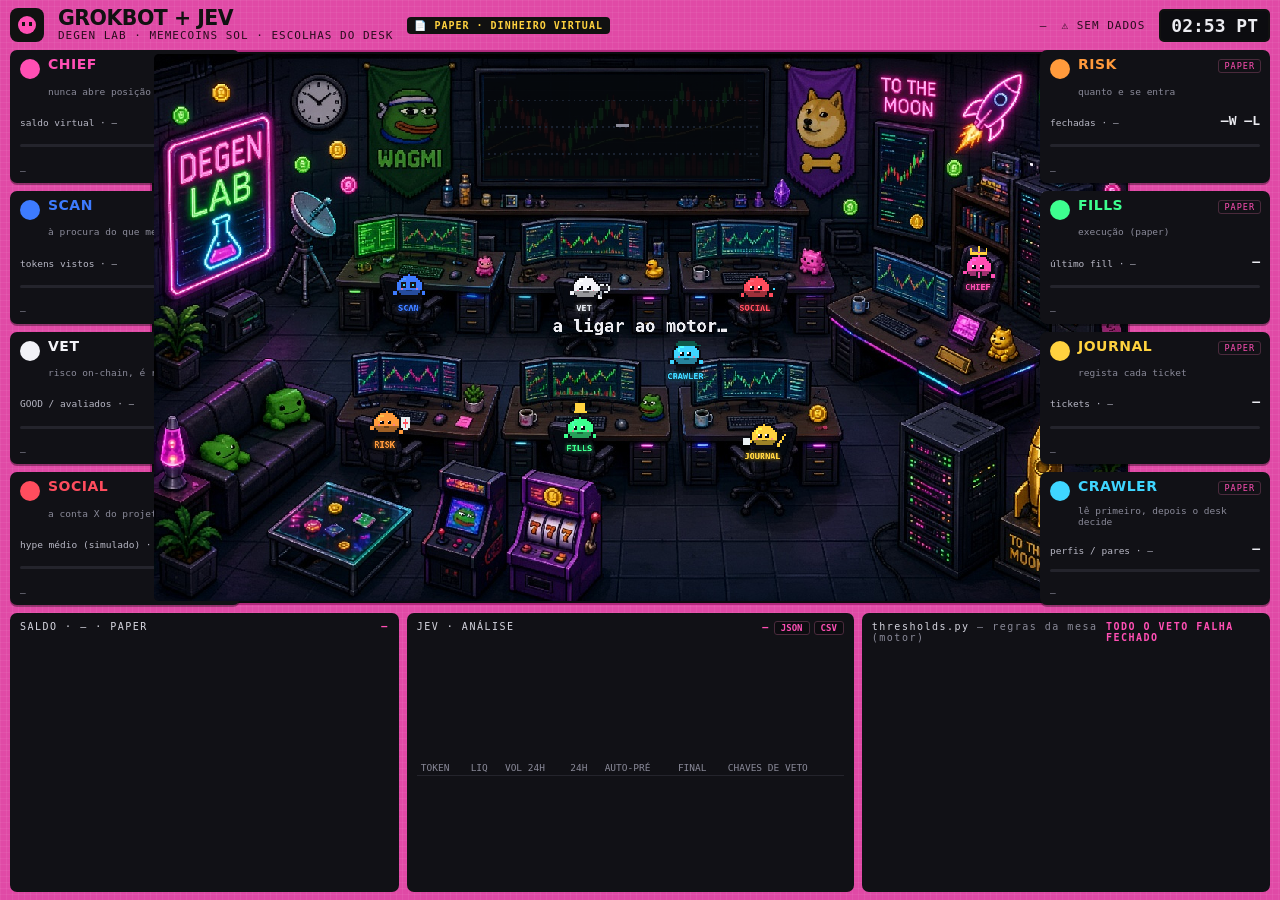
<file: modules/degen/index.html>
<!DOCTYPE html><html lang="pt-PT"><head><meta charset="utf-8"><meta name="viewport" content="width=device-width,initial-scale=1"><title>GROKBOT + JEV — Degen Lab (PAPER)</title>
<style>
:root{--pk:#ff4fb4;--pk2:#e0359a;--bg:#0c0c10;--card:#111116;--ln:#24242c;--txt:#ececf1;--mut:#8a8a99;--g:#3dff8f;--r:#ff4d5e;--y:#ffd23f;--c:#3fd5ff;--o:#ff9a3c}
*{box-sizing:border-box}html,body{margin:0;height:100%;overflow:hidden}
body{background:#e04aa6;background-image:linear-gradient(rgba(255,255,255,.05) 1px,transparent 1px),linear-gradient(90deg,rgba(255,255,255,.05) 1px,transparent 1px);background-size:6px 6px;color:var(--txt);font-family:ui-monospace,'JetBrains Mono',Menlo,Consolas,monospace}
#stage{position:absolute;left:0;top:0;width:1180px;transform-origin:0 0;padding:10px 12px}
.hd{display:flex;align-items:center;gap:14px;height:46px}
.hd .lg{width:34px;height:34px;border-radius:8px;background:#111;display:grid;place-items:center}
.hd h1{margin:0;font:900 30px/1 system-ui,Segoe UI,sans-serif;color:#111;letter-spacing:-.5px}.hd .sub{font-size:11px;color:#2a0b1e;letter-spacing:1px}
.hd .sp{flex:1}.hd .day{font-size:11px;color:#2a0b1e;letter-spacing:1px}.clk{background:#0c0c10;color:#ececf1;font:800 18px ui-monospace,monospace;padding:4px 10px;border-radius:5px;border:2px solid #111}
.paper{background:#111;color:var(--y);font-size:10px;font-weight:900;padding:3px 7px;border-radius:4px;letter-spacing:1px}
.cards{display:grid;grid-template-columns:repeat(4,1fr);gap:8px;margin:6px 0 8px}
.cd{background:var(--card);border-radius:7px;padding:8px 10px 7px;height:96px;position:relative;overflow:hidden;box-shadow:0 2px 0 rgba(0,0,0,.35)}
.cd .ic{position:absolute;left:10px;top:9px;width:20px;height:20px;border-radius:50%}
.cd .nm{margin-left:28px;font:900 17px/1 system-ui,sans-serif;letter-spacing:.5px}.cd .st{margin-left:28px;font-size:9.5px;color:var(--mut);margin-top:2px}
.cd .tg{position:absolute;right:9px;top:9px;font-size:8.5px;border:1px solid #4a2a3c;color:var(--pk);padding:1px 5px;border-radius:3px;letter-spacing:1px}
.cd .row{display:flex;justify-content:space-between;align-items:flex-end;margin-top:9px;gap:8px}.cd .tk{font-size:9.5px;color:#b7b7c4;white-space:nowrap;overflow:hidden;text-overflow:ellipsis}.cd .nv{font:800 14px ui-monospace,monospace;white-space:nowrap}
.cd .bar{height:3px;background:#24242c;border-radius:2px;margin-top:4px;overflow:hidden}.cd .bar i{display:block;height:100%}
.cd .q{font-size:9.5px;color:#d6d6e0;margin-top:5px;white-space:nowrap;overflow:hidden;text-overflow:ellipsis}.cd .q.m{color:var(--mut)}
#ofr{background:#0b0b0f;border-radius:8px;padding:5px;box-shadow:0 0 0 2px #b0287c inset}
#owrap{position:relative;width:1146px;aspect-ratio:16/9;border-radius:5px;overflow:hidden;background:#0b0b0f}#obg,#oc{position:absolute;inset:0;width:100%;height:100%;object-fit:contain;image-rendering:pixelated}
.pn{background:var(--card);border-radius:7px;padding:8px 10px;margin-top:8px;position:relative}
.ph{display:flex;justify-content:space-between;font-size:10.5px;letter-spacing:1.5px;color:#d6d6e0;margin-bottom:4px}.ph b{color:var(--pk);font-weight:700}
.pos{color:var(--g)}.neg{color:var(--r)}.mut{color:var(--mut)}
#bal{display:block;width:1132px;height:170px}
.duo{display:grid;grid-template-columns:1fr 1fr;gap:8px}.duo .pn{height:318px;overflow:hidden}
table{width:100%;border-collapse:collapse;font-size:10px}td,th{padding:2px 4px;text-align:left;white-space:nowrap;overflow:hidden;text-overflow:ellipsis}th{color:var(--mut);font-weight:500;border-bottom:1px solid var(--ln)}tr.sel td{background:#2a1022}
.pass{color:var(--g);font-weight:800}.fail{color:var(--r);font-weight:800}.pend{color:var(--y)}
.b{padding:0 4px;border-radius:3px;font-weight:900;font-size:9px}.GOOD,.ENTRY{background:var(--g);color:#000}.WARN,.PENDENTE{background:var(--y);color:#000}.RUG,.REJECT{background:var(--r);color:#fff}
.stats{display:grid;grid-template-columns:repeat(6,1fr);gap:4px;margin:4px 0}.stats div{background:#0c0c10;border-radius:4px;padding:3px 5px;font-size:9px;color:var(--mut)}.stats b{display:block;color:#ececf1;font-size:11px}
.btn{background:#0c0c10;color:var(--pk);border:1px solid #4a2a3c;border-radius:3px;font:700 9px ui-monospace,monospace;padding:1px 6px;cursor:pointer;margin-left:4px}
.code{font-size:10.5px;line-height:15.5px}.code .k{color:#ececf1}.code .v{color:var(--y)}.code .c{color:var(--mut)}.code .rw{display:grid;grid-template-columns:170px 70px 70px 14px}.code .rw.bad{background:#2a1022}
.pills{position:absolute;left:10px;bottom:8px;font-size:9px;display:flex;gap:4px;align-items:center}.pills span{border:1px dashed #44445a;padding:1px 5px;border-radius:3px;color:var(--mut)}.pills span.on{background:var(--pk);color:#000;border-color:var(--pk)}

/* ===== layout que enche a janela (sem escala uniforme) ===== */
#stage{position:fixed;inset:0;width:auto;transform:none!important;padding:8px 10px;display:grid;gap:8px;grid-template-columns:minmax(0,1fr) auto minmax(0,1fr);grid-template-rows:auto minmax(0,1fr) clamp(210px,31vh,420px);grid-template-areas:"hd hd hd" "cl of cr" "bt bt bt"}
.hd{grid-area:hd;height:auto}.hd h1{font-size:clamp(20px,1.6vw,32px)}
.cards{margin:0;display:flex;flex-direction:column;gap:8px;min-height:0;min-width:0}#cardsL{grid-area:cl}#cardsR{grid-area:cr}
.cd{height:auto;flex:1;min-height:0;display:flex;flex-direction:column;justify-content:space-between;padding:clamp(6px,.8vh,12px) 10px}
.cd .nm{font-size:clamp(14px,1.05vw,21px)}.cd .st,.cd .tk,.cd .q{font-size:clamp(9.5px,.62vw,12.5px)}.cd .nv{font-size:clamp(13px,.95vw,19px)}.cd .row{margin-top:4px}
#ofr{grid-area:of;height:100%;min-height:0;aspect-ratio:16/9;max-width:calc(100vw - 2*clamp(230px,17vw,420px) - 36px);justify-self:center;padding:4px}
#owrap{width:100%!important;height:100%}
#bot3{grid-area:bt;display:grid;grid-template-columns:1fr 1.15fr 1.05fr;gap:8px;min-height:0}
#bot3 .pn{margin:0;height:auto!important;min-height:0;display:flex;flex-direction:column;overflow:hidden}
#bal{width:100%!important;flex:1;min-height:0}
.an{flex:1;min-height:0;display:grid;grid-template-columns:1fr 1fr;grid-template-rows:auto minmax(0,1fr) minmax(0,1.1fr);gap:4px 8px}.an .stats{grid-column:1/3;margin:0}
#ach{width:100%!important;height:100%!important;min-height:0}.an .rt{min-height:0;overflow:hidden}
#atabw{grid-column:1/3;min-height:0;overflow:hidden}
.code{overflow:hidden}.th{flex:1;min-height:0;display:grid;grid-template-columns:minmax(0,1.25fr) minmax(0,1fr);gap:6px;padding-bottom:26px}#spd{width:100%!important;height:100%!important;min-height:0}
.code{font-size:clamp(9.5px,.6vw,12px);line-height:1.45}.code .rw{grid-template-columns:minmax(0,1.9fr) minmax(0,.8fr) minmax(0,.8fr) 14px}.code .rw span{white-space:nowrap;overflow:hidden;text-overflow:ellipsis}
table{font-size:clamp(9.5px,.58vw,12px)}.ph{font-size:clamp(10px,.62vw,12.5px)}
</style></head><body><div id="stage">
<div class="hd"><div class="lg"><svg width="22" height="22" viewBox="0 0 22 22"><circle cx="11" cy="11" r="9" fill="#ff4fb4"/><rect x="6" y="8" width="3" height="4" fill="#111"/><rect x="13" y="8" width="3" height="4" fill="#111"/></svg></div>
<div><h1>GROKBOT + JEV</h1><div class="sub">DEGEN LAB · MEMECOINS SOL · ESCOLHAS DO DESK</div></div><span class="paper">📄 PAPER · DINHEIRO VIRTUAL</span>
<div class="sp"></div><div class="day" id="day">—</div><div class="day" id="live">—</div><div class="clk" id="clk">--:-- PT</div></div>
<div class="cards" id="cardsL"></div>
<div id="ofr"><div id="owrap"><img id="obg" src="assets/office-bg.jpg" alt="Escritório DEGEN LAB"><canvas id="oc" width="2048" height="1152"></canvas></div></div>
<div class="cards" id="cardsR"></div>
<div id="bot3">
<div class="pn"><div class="ph"><span>SALDO · <span id="bday">—</span> · PAPER</span><b id="bstat">—</b></div><canvas id="bal" width="1000" height="300"></canvas></div>
<div class="pn"><div class="ph"><span>JEV · ANÁLISE <span class="mut" id="atok"></span></span><span><b id="nscan">—</b><button class="btn" id="expJ">JSON</button><button class="btn" id="expC">CSV</button></span></div>
 <div class="an"><div class="stats" id="astats"></div><canvas id="ach" width="620" height="230"></canvas><div class="rt"><table id="achk"></table></div>
 <div id="atabw"><table><thead><tr><th>TOKEN</th><th>LIQ</th><th>VOL 24H</th><th>24H</th><th>AUTO-PRÉ</th><th>FINAL</th><th>CHAVES DE VETO</th></tr></thead><tbody id="atab"></tbody></table></div></div></div>
<div class="pn"><div class="ph"><span>thresholds.py <span class="mut">— regras da mesa (motor)</span></span><b>TODO O VETO FALHA FECHADO</b></div>
 <div class="th"><div class="code" id="thr"></div><canvas id="spd" width="420" height="500"></canvas></div>
 <div class="pills" id="pills"></div></div>
</div></div>
<script>
(function(){'use strict';
const OWNER='Vazolini',REPO='grokbot-jev-dashboard',BR='data',POLL=20000;
const $=i=>document.getElementById(i),esc=s=>String(s??'').replace(/[&<>"']/g,c=>({'&':'&amp;','<':'&lt;','>':'&gt;','"':'&quot;',"'":'&#39;'}[c]));
const f2=(v,d=2)=>v==null||isNaN(v)?'—':(+v).toLocaleString('pt-PT',{minimumFractionDigits:d,maximumFractionDigits:d});
const usd=v=>v==null||isNaN(v)?'—':(v<0?'−':'')+'$'+f2(Math.abs(v));const sg=v=>v==null||isNaN(v)?'—':(v>=0?'+':'')+usd(v);
const fk=n=>n==null||isNaN(n)?'—':n>=1e6?'$'+f2(n/1e6,2)+'M':'$'+f2(n/1e3,1)+'k';
const hm=t=>t?new Date(t).toLocaleTimeString('pt-PT',{timeZone:'Europe/Lisbon',hour:'2-digit',minute:'2-digit'}):'—';
const age=ms=>{if(!ms)return'—';const m=(Date.now()-ms)/6e4;return m<60?Math.round(m)+'min':m<2880?f2(m/60,1)+'h':f2(m/1440,0)+'d'};
const pick=a=>a[Math.random()*a.length|0],now=()=>performance.now();
const PK='#ff4fb4',G='#3dff8f',R='#ff4d5e',Y='#ffd23f',C='#3fd5ff',O='#ff9a3c',W='#f2f2f7';
let S=null;
// ---------- escala da página (cabe numa janela) ----------
function fitC(id){const c=$(id);if(!c)return;const r=c.getBoundingClientRect(),d=Math.min(2,devicePixelRatio||1);const w=Math.max(50,Math.round(r.width*d)),h=Math.max(50,Math.round(r.height*d));if(c.width!==w||c.height!==h){c.width=w;c.height=h}}
function scale(){['bal','ach','spd'].forEach(fitC);if(S){balance();analysis()}}
addEventListener('resize',scale);
// ---------- bots ----------
const BOTS=[
 {n:'CHIEF',c:PK,st:'nunca abre posição sem consenso',ag:['CHIEF'],ic:'👑'},
 {n:'SCAN',c:'#3d7bff',st:'à procura do que mexe',ag:['SCAN'],ic:'🔭'},
 {n:'VET',c:W,st:'risco on-chain, é real?',ag:['AUTO-VET','VET'],ic:'🔍'},
 {n:'SOCIAL',c:R,st:'a conta X do projeto',ag:['SOCIAL'],ic:'📱'},
 {n:'RISK',c:O,st:'quanto e se entra',ag:['RISK'],ic:'🛡️'},
 {n:'FILLS',c:G,st:'execução (paper)',ag:['FILLS'],ic:'🔔'},
 {n:'JOURNAL',c:Y,st:'regista cada ticket',ag:['JOURNAL'],ic:'✏️'},
 {n:'CRAWLER',c:C,st:'lê primeiro, depois o desk decide',ag:['CRAWLER'],ic:'🧢'}];
const BY=Object.fromEntries(BOTS.map(b=>[b.n,b]));
function agOf(b){const ag=(S&&S.agents)||{};let best=null;b.ag.forEach(k=>{const v=ag[k];if(v&&(!best||(v.at||0)>(best.at||0)))best=v});
 if(!best&&b.n==='SOCIAL'){const l=((S&&S.logs)||[]).filter(l=>/sentimento/.test(l.msg||'')).pop();if(l)best={last:l.msg,at:l.t,on:true}}return best}
function cardNum(b){const d=S||{},tk=d.tokens||[];switch(b.n){
 case'CHIEF':return[usd(d.bal),'saldo virtual'];case'SCAN':return[d.seen?String(d.seen.length):'—','tokens vistos'];
 case'VET':{const n=tk.filter(t=>t.vet).length;return[n?tk.filter(t=>t.vet==='GOOD').length+'/'+n:'—','GOOD / avaliados']}
 case'SOCIAL':{const v=tk.map(t=>t.sent).filter(x=>x!=null);return[v.length?f2(v.reduce((a,b)=>a+b,0)/v.length,0)+'/100':'—','hype médio (simulado)']}
 case'RISK':return[(d.wins??'—')+'W '+(d.losses??'—')+'L','fechadas'];
 case'FILLS':{const c=(d.closed||[]).slice().sort((a,b)=>Date.parse(b.exitTime||0)-Date.parse(a.exitTime||0))[0];return[c?sg(c.pnl):'—',c?'último fill $'+c.name:'último fill']}
 case'JOURNAL':return[d.tid!=null?'#'+d.tid:'—','tickets'];
 case'CRAWLER':{const m=((agOf(b)||{}).last||'').match(/(\d+) perfis.*?(\d+) pares/);return[m?m[1]+' / '+m[2]:'—','perfis / pares']}}}
function cards(){const H=BOTS.map(b=>{const a=agOf(b),n=cardNum(b),fresh=a&&a.at?Math.max(4,100-(Date.now()-a.at)/6e4*2):0;
 const q=lastLog(b);return`<div class="cd"><span class="ic" style="background:${b.c}"></span><div class="nm" style="color:${b.c}">${b.n}</div><div class="st">${esc(b.st)}</div><span class="tg">${a&&a.on===false?'OFF':'PAPER'}</span>
 <div class="row"><span class="tk">${esc(n[1])} · ${a&&a.at?hm(a.at):'—'}</span><span class="nv">${esc(n[0])}</span></div><div class="bar"><i style="width:${fresh}%;background:${b.c}"></i></div>
 <div class="q ${q?'':'m'}">${q?'“'+esc(q)+'”':esc((a&&a.last)||'—')}</div></div>`});$('cardsL').innerHTML=H.slice(0,4).join('');$('cardsR').innerHTML=H.slice(4).join('')}
const TAGS={CHIEF:['CHIEF','SYS'],SCAN:['SCAN'],VET:['VET','AUTO-VET'],SOCIAL:['SOCIAL'],RISK:['PIPE'],FILLS:['FILLS'],JOURNAL:['JOURNAL'],CRAWLER:['CRAWLER']};
function lastLog(b){const l=((S&&S.logs)||[]).filter(l=>TAGS[b.n].includes(l.tag)||(b.n==='SOCIAL'&&/sentimento/.test(l.msg||''))).pop();return l?l.msg:''}
// ================= ESCRITÓRIO (ilustração + sobreposição animada) =================
// coordenadas no espaço da imagem 1024x576; buffer pixel 512x288 (1 px arte = 2 px imagem), escalado x4 no canvas 2048x1152
const cv=$('oc'),g=cv.getContext('2d'),BWd=512,BHd=288,K=4,buf=document.createElement('canvas');buf.width=BWd;buf.height=BHd;const b=buf.getContext('2d');
const R_=(x,y,w,h,c)=>{b.fillStyle=c;b.fillRect(Math.round(x),Math.round(y),Math.max(1,Math.round(w)),Math.max(1,Math.round(h)))};
function disc(cx,cy,r,c){cx=Math.round(cx);cy=Math.round(cy);b.fillStyle=c;for(let dy=-r;dy<=r;dy++){const w=Math.round(Math.sqrt(r*r-dy*dy));b.fillRect(cx-w,cy+dy,2*w+1,1)}}
function ell(cx,cy,rx,ry,c){cx=Math.round(cx);cy=Math.round(cy);b.fillStyle=c;for(let dy=-ry;dy<=ry;dy++){const w=Math.round(rx*Math.sqrt(1-(dy*dy)/(ry*ry)));b.fillRect(cx-w,cy+dy,2*w+1,1)}}
function shade(hex,f){const n=parseInt(hex.slice(1),16);const ch=s=>Math.max(0,Math.min(255,Math.round(s*f)));return'#'+((1<<24)|(ch(n>>16)<<16)|(ch(n>>8&255)<<8)|ch(n&255)).toString(16).slice(1)}
function pline(x0,y0,x1,y1,c,ph,dash){x0=Math.round(x0);y0=Math.round(y0);x1=Math.round(x1);y1=Math.round(y1);const dx=Math.abs(x1-x0),dy=-Math.abs(y1-y0),sx=x0<x1?1:-1,sy=y0<y1?1:-1;let e=dx+dy,k=0;b.fillStyle=c;
 for(let i=0;i<3000;i++){if(!dash||((k+ph)%dash)<dash*.55)b.fillRect(x0,y0,1,1);k++;if(x0===x1&&y0===y1)break;const e2=2*e;if(e2>=dy){e+=dy;x0+=sx}if(e2<=dx){e+=dx;y0+=sy}}}
const T=[];const tx=(t,x,y,sz,c,al,glow)=>T.push([t,x,y,sz,c,al,glow]);// x,y em coords imagem
const SEATS={SCAN:[268,258],VET:[453,258],SOCIAL:[633,258],RISK:[243,402],FILLS:[448,406],JOURNAL:[641,414],CHIEF:[868,236]};
const A=BOTS.map((bt,i)=>{const home=SEATS[bt.n]||[560,330];return{...bt,i,home,x:home[0],y:home[1],tgt:null,bub:'',bubT:0,busyT:0,icon:'',iconT:0,fixed:'',moving:false,ph:i*.8}});
const AB=Object.fromEntries(A.map(a=>[a.n,a]));
const WALK=[[560,330],[360,330],[150,320],[520,470],[740,330],[740,470],[300,470],[110,250],[560,190]];
function say(a,t,ms){a.bub=t;a.bubT=now()+(ms||4200)}function act(a,ms){a.busyT=now()+(ms||6000)}function ico(a,k,ms){a.icon=k;a.iconT=now()+(ms||3500)}
setInterval(()=>{const a=AB.CRAWLER;if(!a.tgt)a.tgt=pick(WALK)},2600);
function step(a,dt){if(!a.tgt){a.moving=false;return}const dx=a.tgt[0]-a.x,dy=a.tgt[1]-a.y,d=Math.hypot(dx,dy),s=dt*.05;a.moving=true;a.dir=dx>=0?1:-1;if(d<=s){a.x=a.tgt[0];a.y=a.tgt[1];a.tgt=null;a.moving=false;if(Math.random()<.4)say(a,pick(['a seguir rastos…','cheira-me a baleia 🐋','mais um perfil lido']),2400)}else{a.x+=dx/d*s;a.y+=dy/d*s}}
// TV: velas reais da curva de capital por cima do gráfico da ilustração
const TV=[343,17,644,135];
function tvOverlay(t){const x0=TV[0]/2+2,y0=TV[1]/2+2,w=(TV[2]-TV[0])/2-4,h=(TV[3]-TV[1])/2-4;const eq=((S&&S.equity)||[]).map(e=>+e.v).filter(v=>!isNaN(v));
 b.fillStyle='rgba(6,8,12,.9)';b.fillRect(Math.round(x0),Math.round(y0),Math.round(w),Math.round(h));
 for(let k=1;k<4;k++)for(let xx=x0+2;xx<x0+w-2;xx+=3)R_(xx,y0+k*h/4,1,1,'#1a2230');
 if(eq.length<4){tx('—',(x0+w/2)*2,(y0+h/2)*2,22,'#8a8a99','center');return}
 const n=Math.min(36,Math.floor(eq.length/2)),k=Math.ceil(eq.length/n),cs=[];for(let i=0;i<eq.length;i+=k){const s=eq.slice(Math.max(0,i-1),i+k);cs.push({o:s[0],c:s[s.length-1],h:Math.max(...s),l:Math.min(...s)})}
 let lo=Math.min(...cs.map(c=>c.l)),hi=Math.max(...cs.map(c=>c.h));if(hi-lo<1){lo-=5;hi+=5}const top=y0+9,bot=y0+h-12,Y_=v=>bot-(v-lo)/(hi-lo)*(bot-top),cw=(w-24)/cs.length;
 cs.forEach((c,i)=>{const cx=x0+4+i*cw+cw/2,up=c.c>=c.o,col=up?'#2fe07c':'#ff4d5e';R_(cx,Y_(c.h),1,Math.max(1,Y_(c.l)-Y_(c.h)),col);const a=Y_(Math.max(c.o,c.c)),bb=Y_(Math.min(c.o,c.c));R_(cx-1,a,3,Math.max(1,bb-a),col);
  const vv=Math.abs(c.c-c.o)/(hi-lo+1e-9);R_(cx-1,y0+h-2-vv*8,3,vv*8+1,up?'#145c38':'#6a1f2b')});
 const lv=eq[eq.length-1],ly=Y_(lv);if(((t/500)|0)%2)R_(x0+w-20,ly-2,18,5,lv>=eq[0]?'#2fe07c':'#ff4d5e');
 tx('SALDO VIRTUAL (PAPER) · '+usd(S.bal),(x0+3)*2,(y0+4)*2,10,'#ececf1','left');tx(f2(hi,0),(x0+w-2)*2,(top+2)*2,9,'#8a8a99','right');tx(f2(lo,0),(x0+w-2)*2,(bot)*2,9,'#8a8a99','right')}
// personagens: blob pixel com contorno, sombra, brilho, mãos e adereço
function blob(a,t){const busy=now()<a.busyT,fr=(t/(busy?140:420)+a.i)|0,bob=a.moving?(fr%2):(fr%3===1?1:0);const X=a.x/2,Yb=a.y/2,cy=Yb-6-bob,r=6,c=a.c,dk=shade(c,.62),lt=shade(c,1.25);
 ell(X+1,Yb+1,7,2,'rgba(0,0,0,.55)');
 disc(X,cy,r+1,'#0a0a10');disc(X,cy,r,c);for(let dy=2;dy<=r;dy++){const w=Math.round(Math.sqrt(r*r-dy*dy));R_(X-w,cy+dy,2*w+1,1,dk)}R_(X-r,cy+r-1,2*r+1,1,'#0a0a10');R_(X-r+1,cy+r,2*r-1,1,'#0a0a10');
 R_(X-3,cy-4,2,1,lt);R_(X-4,cy-3,1,2,lt);
 const lk=a.moving?a.dir||0:0,blink=((t/2600+a.i*.37)%1)<.05;const ec='#0a0a10';if(blink){R_(X-3+lk,cy,2,1,ec);R_(X+1+lk,cy,2,1,ec)}else{R_(X-3+lk,cy-1,2,2,ec);R_(X+1+lk,cy-1,2,2,ec);R_(X-3+lk,cy-1,1,1,'#fff');R_(X+1+lk,cy-1,1,1,'#fff')}
 R_(X-1+lk,cy+2,3,1,shade(c,.4));R_(X-4,cy+1,1,1,'rgba(255,120,160,.7)');R_(X+4,cy+1,1,1,'rgba(255,120,160,.7)');
 const typ=busy||!a.moving,hy=typ?(fr%2?-1:0):0;[[X-8,cy+3+hy],[X+7,cy+3-hy]].forEach(([hx,hy2])=>{R_(hx-1,hy2-1,3,3,'#0a0a10');R_(hx,hy2,2,2,c)});
 const P=a.n,sw=busy?(fr%2?1:-1):0;
 if(P==='CHIEF'){R_(X-4,cy-r-2,9,2,'#ffd23f');R_(X-4,cy-r-4,1,2,'#ffd23f');R_(X,cy-r-5,1,3,'#ffd23f');R_(X+4,cy-r-4,1,2,'#ffd23f');R_(X,cy-r-2,1,1,'#ff4fb4');R_(X-1,cy+3,3,3,'#16161c');R_(X,cy+3,1,3,'#ff4fb4')}
 else if(P==='SCAN'){R_(X-4+lk,cy-2,3,3,'#16161c');R_(X+1+lk,cy-2,3,3,'#16161c');R_(X-3+lk,cy-1,1,1,'#3fd5ff');R_(X+2+lk,cy-1,1,1,'#3fd5ff')}
 else if(P==='VET'){const hx=X+10,hy3=cy+sw;b.fillStyle='#e9eef2';for(let k=0;k<12;k++){const an=k/12*6.283;b.fillRect(Math.round(hx+Math.cos(an)*2.5),Math.round(hy3+Math.sin(an)*2.5),1,1)}R_(hx-2,hy3+2,1,3,'#8f98a0')}
 else if(P==='SOCIAL'){R_(X+8,cy-2,3,5,'#0a0a10');R_(X+9,cy-1+((t/160|0)%3),1,1,'#3fd5ff')}
 else if(P==='CRAWLER'){R_(X-5,cy-r,11,2,'#0d5a4a');R_(X-4,cy-r-1,9,1,'#0d5a4a');R_(X+(a.dir<0?-8:3),cy-r+1,5,1,'#0d5a4a')}
 else if(P==='RISK'){const sx=X+10,sy=cy;R_(sx-2,sy-3,5,6,'#e9eef2');R_(sx-1,sy+3,3,1,'#e9eef2');R_(sx,sy-2,1,5,'#ff4d5e');R_(sx-1,sy,3,1,'#ff4d5e')}
 else if(P==='FILLS'){const bx=X+sw,by=cy-r-5;R_(bx-2,by-2,5,4,'#ffd23f');R_(bx-3,by+2,7,1,'#ffd23f');R_(bx,by+3,1,1,'#0a0a10');if(busy){R_(bx-6,by-1,1,2,'#ffd23f');R_(bx+6,by-1,1,2,'#ffd23f')}}
 else if(P==='JOURNAL'){R_(X-11,cy+1,4,4,'#e9eef2');pline(X+8,cy+3+(typ?fr%2:0),X+11,cy-1,'#ffd23f');R_(X+8,cy+3,1,1,'#ffc6a0')}
 const ic=now()<a.iconT?a.icon:(busy?'spin':''),I=[X,cy-r-(P==='CHIEF'||P==='FILLS'?10:5)];
 if(ic==='spin'){for(let k=0;k<6;k++){const an=k/6*6.283+t/150;R_(I[0]+Math.cos(an)*2.5,I[1]+Math.sin(an)*2.5,1,1,k<3?'#3fd5ff':'#24304a')}}
 else if(ic==='ok'){[[-2,0],[-1,1],[0,2],[1,1],[2,0],[3,-1]].forEach(([dx,dy])=>R_(I[0]+dx,I[1]+dy,1,1,'#3dff8f'))}
 else if(ic==='x'){for(let k=-2;k<=2;k++){R_(I[0]+k,I[1]+k,1,1,'#ff4d5e');R_(I[0]+k,I[1]-k,1,1,'#ff4d5e')}}
 tx(a.n,a.x,a.y+10,9,c===W?'#dfe3ea':c,'center',true)}
function lasers(t){const ph=(t/60)|0;A.forEach((a,i)=>{if(now()>a.busyT||a.moving)return;const tx_=(TV[0]+20+i*(TV[2]-TV[0]-40)/7)/2,ty=TV[3]/2-1;pline(a.x/2,a.y/2-14,tx_,ty,a.c===W?'#cfd6e0':a.c,ph,5);R_(tx_-1,ty-1,3,3,'#fff')})}
let last=now();
function frame(t){const dt=Math.min(50,t-last);last=t;T.length=0;A.forEach(a=>step(a,dt));b.clearRect(0,0,BWd,BHd);
 tvOverlay(t);lasers(t);A.slice().sort((p,q)=>p.y-q.y).forEach(a=>blob(a,t));
 if(S&&S.cb&&((t/500|0)%2)){b.fillStyle='rgba(122,15,44,.85)';b.fillRect(200,150,112,20);tx('PAUSA — disjuntor',512,320,16,'#fff','center')}
 g.clearRect(0,0,cv.width,cv.height);g.imageSmoothingEnabled=false;g.drawImage(buf,0,0,BWd*K,BHd*K);
 T.forEach(([s,x,y,sz,c,al,gl])=>{g.font='700 '+sz*2+'px ui-monospace,Menlo,monospace';g.textAlign=al||'left';g.textBaseline='middle';if(gl){g.lineWidth=5;g.strokeStyle='rgba(5,5,10,.85)';g.strokeText(s,x*2,y*2);g.shadowColor=c;g.shadowBlur=8}g.fillStyle=c;g.fillText(s,x*2,y*2);g.shadowBlur=0});
 A.forEach(a=>{const m=a.fixed||(now()<a.bubT?a.bub:'');if(!m)return;g.font='600 22px ui-monospace,monospace';const w=Math.min(520,g.measureText(m).width+30),h=38;let x=a.x*2-w/2,y=a.y*2-92;x=Math.max(6,Math.min(cv.width-w-6,x));if(y<6)y=a.y*2+44;
  g.fillStyle='rgba(10,10,16,.92)';g.strokeStyle=a.c===W?'#cfd6e0':a.c;g.lineWidth=3;g.beginPath();g.roundRect(x,y,w,h,19);g.fill();g.stroke();g.beginPath();const tx0=Math.max(x+20,Math.min(x+w-20,a.x*2));g.moveTo(tx0-7,y+h);g.lineTo(tx0+7,y+h);g.lineTo(tx0,y+h+9);g.fill();
  let s=m;while(g.measureText(s).width>w-30&&s.length)s=s.slice(0,-2);if(s!==m)s+='…';g.fillStyle='#ececf1';g.textAlign='left';g.fillText(s,x+15,y+h/2+1)});
 if(!S){g.font='700 36px ui-monospace,monospace';g.fillStyle='#ececf1';g.textAlign='center';g.fillText('a ligar ao motor…',cv.width/2,cv.height/2)}
 requestAnimationFrame(frame)}
requestAnimationFrame(frame);
// ---------- eventos reais → animação ----------
function shortWhy(m){const r=[];if(/RugCheck/i.test(m))r.push('sem RugCheck');if(/VET RUG/.test(m))r.push('VET RUG');if(/CA não/.test(m))r.push('CA ?');if(/conta X|perfil X/.test(m))r.push('sem X');if(/website|placeholder/.test(m))r.push('sem site');if(/liquidez/.test(m))r.push('liq baixa');if(/idade do par/.test(m))r.push('par bebé');return r.slice(0,2).join(' · ')||'regras'}
function onLog(l){const m=l.msg||'',n=(m.match(/\$[^\s:]+/)||['—'])[0];
 if(l.tag==='SCAN'){act(AB.SCAN);say(AB.SCAN,pick(['novo bicho: ','radar apitou: ','terra à vista: '])+n)}
 else if(l.tag==='CRAWLER'){act(AB.CRAWLER,3000);if(Math.random()<.3)say(AB.CRAWLER,'li '+((m.match(/\d+ perfis/)||['—'])[0])+', o desk que decida')}
 else if(l.tag==='VET'||l.tag==='AUTO-VET'){const v=(m.match(/: (GOOD|WARN|RUG)/)||[])[1];act(AB.VET);ico(AB.VET,v==='GOOD'?'ok':v==='RUG'?'x':'spin');say(AB.VET,v==='RUG'?n+' cheira a rug':v==='GOOD'?n+' limpinho on-chain':n+' hmm… '+(v||'—'))}
 else if(/sentimento/.test(m)||l.tag==='SOCIAL'){const s=(m.match(/(\d+)\/100/)||[])[1];act(AB.SOCIAL);say(AB.SOCIAL,n+' hype '+(s??'—')+'/100 (simulado)')}
 else if(l.tag==='PIPE'){act(AB.RISK);if(/BLOQUEADO/.test(m)){ico(AB.RISK,'x');say(AB.RISK,'não passa: '+n+' — '+shortWhy(m))}else{ico(AB.RISK,'ok');say(AB.RISK,m.slice(0,44))}}
 else if(l.tag==='CHIEF'||l.tag==='SYS'){act(AB.CHIEF);say(AB.CHIEF,m.slice(0,44))}
 else if(/TICKET/.test(m)){act(AB.FILLS,9000);ico(AB.FILLS,'ok');say(AB.FILLS,'ding! '+n+' (paper)')}}
let lastId=null,lastTid=null;
function derive(){const d=S;A.forEach(a=>a.fixed='');if(d.cb)AB.CHIEF.fixed='disjuntor ligado, ninguém entra';else if((d.open||[]).length)AB.RISK.fixed='$'+(d.open[0].name||'—')+' aberta, a vigiar';
 const logs=d.logs||[];if(lastId==null)logs.slice(-5).forEach((l,i)=>setTimeout(()=>onLog(l),i*600));else logs.filter(l=>l.id>lastId).slice(-10).forEach((l,i)=>setTimeout(()=>onLog(l),i*900));
 lastId=logs.length?Math.max(...logs.map(l=>l.id||0)):lastId;if(lastTid!=null&&d.tid>lastTid){act(AB.FILLS,9000);say(AB.FILLS,'ding ding! ticket paper #'+d.tid);act(AB.JOURNAL,8000);say(AB.JOURNAL,'a registar o #'+d.tid)}lastTid=d.tid??lastTid}
setInterval(()=>{if(!S)return;const a=pick(A);if(a.fixed||now()<a.bubT||a.moving)return;const ag=agOf(a);if(ag&&ag.last&&Math.random()<.6)say(a,ag.last.length>44?ag.last.slice(0,43)+'…':ag.last,3200)},4500);
// ================= SALDO =================
function balance(){const c=$('bal'),x=c.getContext('2d'),W_=c.width,H_=c.height,d=S||{};x.clearRect(0,0,W_,H_);const fs=Math.max(18,Math.round(Math.min(H_*.2,W_*.055))),RX=W_-Math.round(fs*5.4);const eq=(d.equity||[]).map(e=>+e.v).filter(v=>!isNaN(v));
 const pnl=d.bal!=null&&d.dayStart!=null?d.bal-d.dayStart:null;$('bday').textContent='DIA '+((d.dayKey||'—').slice(5));$('bstat').textContent=(d.wins??'—')+'W '+(d.losses??'—')+'L · DIA '+(pnl==null?'—':(pnl>=0?'+':'')+f2(pnl/d.dayStart*100)+'%');
 x.font='700 '+Math.round(fs*.45)+'px ui-monospace,monospace';x.fillStyle='#8a8a99';x.textAlign='left';x.fillText('SALDO',RX,H_*0.42);x.font='900 '+fs+'px ui-monospace,monospace';x.fillStyle='#3dff8f';x.shadowColor='#3dff8f';x.shadowBlur=18;x.fillText(usd(d.bal),RX,H_*0.64);x.shadowBlur=0;
 if(eq.length<2){x.fillStyle='#8a8a99';x.fillText('—',W_/2,H_/2);return}
 const cw=RX-60,ch=H_*0.68;let lo=Math.min(...eq),hi=Math.max(...eq);if(hi-lo<1){lo-=5;hi+=5}const P=i=>[20+i*cw/(eq.length-1),14+(1-(eq[i]-lo)/(hi-lo))*(ch-20)];
 x.font='500 '+Math.round(fs*.33)+'px ui-monospace,monospace';x.fillStyle='#55556a';[hi,(hi+lo)/2,lo].forEach((v,k)=>x.fillText('$'+f2(v,0),24,22+k*(ch-30)/2));
 const gr=x.createLinearGradient(0,14,0,ch);gr.addColorStop(0,'rgba(61,255,143,.28)');gr.addColorStop(1,'rgba(61,255,143,0)');x.fillStyle=gr;x.beginPath();x.moveTo(20,ch);eq.forEach((_,i)=>x.lineTo(...P(i)));x.lineTo(20+cw,ch);x.fill();
 x.strokeStyle='#3dff8f';x.lineWidth=5;x.shadowColor='#3dff8f';x.shadowBlur=22;x.beginPath();eq.forEach((_,i)=>i?x.lineTo(...P(i)):x.moveTo(...P(i)));x.stroke();x.shadowBlur=0;const lp=P(eq.length-1);x.fillStyle='#fff';x.beginPath();x.arc(lp[0],lp[1],8,0,7);x.fill();
 const dv=eq.map((v,i)=>i?v-eq[i-1]:0),mx=Math.max(1,...dv.map(Math.abs)),bw=cw/eq.length;dv.forEach((v,i)=>{const h=Math.abs(v)/mx*(H_-ch-12)+2;x.fillStyle=v>=0?'#1f8a50':'#b0283c';x.fillRect(20+i*bw,H_-h,Math.max(2,bw-3),h)})}
// ================= ANÁLISE + THRESHOLDS =================
const GATES=[['NO_RUGCHECK','relatório RugCheck'],['NO_X','perfil X'],['VET_','VET só GOOD'],['SITE_PLACEHOLDER','website real'],['CA_UNCONFIRMED','CA confirmado'],['PAID_HYPE','sem hype pago'],['LIQ_LT_40K','liquidez ≥ $40k'],['VOL_GE_10X_LIQ','vol < 10× liq'],['PAIR_AGE_LT_30M','par ≥ 30 min'],['BOOSTS_GE_30','boosts < 30']];
let sel=0;
function finalOf(t){const f=(S.finals||{})[t.addr];return{final:t.final&&t.final!=='PENDENTE'?t.final:f?f.final:(t.final||null),keys:(t.finalKeys&&t.finalKeys.length?t.finalKeys:f?f.keys:t.finalKeys)||[]}}
function analysis(){const d=S,tk=(d.tokens||[]).slice(0,40);if(!tk.length){$('atab').innerHTML='<tr><td>—</td></tr>';return}const t=tk[sel%tk.length];const F=finalOf(t);
 $('nscan').textContent=(d.seen?d.seen.length:'—')+' ANALISADOS';$('atok').innerHTML='· $'+esc(t.name)+' <span class="b '+(F.final||'PENDENTE')+'">'+(F.final||'—')+'</span>';
 $('astats').innerHTML=[['FDV',fk(t.fdv)],['Preço',t.price==null?'—':t.price<0.001?(+t.price).toExponential(3):f2(t.price,6)],['24h',t.ch==null?'—':(t.ch>=0?'+':'')+f2(t.ch,1)+'%'],['Vol 24h',fk(t.vol)],['Liquidez',fk(t.liq)],['Idade',age(t.created)]].map(([l,v])=>`<div>${l}<b>${v}</b></div>`).join('');
 $('achk').innerHTML=GATES.map(([k,l])=>{const fail=F.keys.some(x=>x.startsWith(k));const st=!F.final||F.final==='PENDENTE'?(fail?'FAIL':'—'):fail?'FAIL':'PASS';return`<tr><td>${l}</td><td class="${st==='PASS'?'pass':st==='FAIL'?'fail':'pend'}">${st}</td></tr>`}).join('');
 // gráfico: 24h dos tokens analisados (dados reais; sem histórico de preço no motor)
 const c=$('ach'),x=c.getContext('2d');x.clearRect(0,0,c.width,c.height);x.fillStyle='#0c0c10';x.fillRect(0,0,c.width,c.height);const v=tk.slice(0,24);const mx=Math.max(1,...v.map(q=>Math.abs(Math.max(-100,Math.min(300,q.ch||0)))));const z=c.height*0.55;
 x.strokeStyle='#24242c';x.beginPath();x.moveTo(0,z);x.lineTo(c.width,z);x.stroke();v.forEach((q,i)=>{const val=Math.max(-100,Math.min(300,q.ch||0)),h=val/mx*(c.height*0.5),bw=c.width/v.length;x.fillStyle=i===sel%tk.length?PK:val>=0?'#2fd47a':'#ff4d5e';x.fillRect(i*bw+2,val>=0?z-h:z,bw-4,Math.abs(h)||1)});
 x.font='600 '+Math.round(Math.max(11,c.height*.075))+'px ui-monospace,monospace';x.fillStyle='#8a8a99';x.fillText('variação 24h dos últimos tokens',8,20);
 $('atab').innerHTML=tk.slice(0,7).map((q,i)=>{const f=finalOf(q);return`<tr class="${q===t?'sel':''}"><td>$${esc(q.name)}</td><td>${fk(q.liq)}</td><td>${fk(q.vol)}</td><td class="${(q.ch||0)>=0?'pos':'neg'}">${q.ch==null?'—':f2(q.ch,1)+'%'}</td><td><span class="b ${q.vet||''}">${q.vet||'—'}</span></td><td><span class="b ${f.final||'PENDENTE'}">${f.final||'—'}</span></td><td class="mut">${esc(f.keys.slice(0,3).join(', '))||'—'}${f.keys.length>3?' +'+(f.keys.length-3):''}</td></tr>`}).join('');
 thresholds(t,F)}
function thresholds(t,F){const v=(S.vetCache||{})[t.addr]||t.vd||{},mk=(v.markets||[]).find(m=>m.pubkey===t.pairAddress),am=t.created?(Date.now()-t.created)/6e4:null,vr=t.liq>0&&t.vol!=null?t.vol/t.liq:null;
 const ok=(c)=>c==null?'<span class="mut">·</span>':c?'<span class="pass">✓</span>':'<span class="fail">✗</span>';
 const H=[['min_liquidez_usd','40 000',fk(t.liq),t.liq==null?null:t.liq>=40000],['max_vol_sobre_liq','10×',vr==null?'—':f2(vr,1)+'×',vr==null?null:vr<10],['min_idade_par_min','30',am==null?'—':f2(am,0),am==null?null:am>=30],
  ['max_boosts_ativos','30',t.activeBoosts??'—',t.activeBoosts==null?null:t.activeBoosts<30],['max_top10_pct','38',v.top10!=null?f2(v.top10,1):'—',v.top10==null?null:v.top10<38],['min_lp_lock_pct','100',mk&&mk.lpLockedPct!=null?f2(mk.lpLockedPct,0):'—',mk?mk.lpLockedPct>=99.999:null],['max_posicoes_abertas','3',String((S.open||[]).length),(S.open||[]).length<3]];
 const So=[['rugcheck_obrigatorio','sim',v.src||'—',v.src?v.src==='onchain':null],['vet_auto_pre','GOOD',t.vet||'—',t.vet?t.vet==='GOOD':null],['perfil_x','sim',t.xAccount?'sim':'não',!!t.xAccount],['mint/freeze_revogados','sim',v.mintAuth===undefined?'—':(v.mintAuth||v.freezeAuth)?'não':'sim',v.mintAuth===undefined?null:!(v.mintAuth||v.freezeAuth)]];
 const row=r=>`<div class="rw ${r[3]===false?'bad':''}"><span class="k">${r[0]}</span><span class="v">${r[1]}</span><span>${esc(r[2])}</span>${ok(r[3])}</div>`;
 $('thr').innerHTML=`<div class="c">HARD = { # aritmética, não custa nada · token: $${esc(t.name)}</div>${H.map(row).join('')}<div class="c" style="margin-top:4px">VET/SOCIAL = { # vetos do CHIEF</div>${So.map(row).join('')}`;
 $('pills').innerHTML='<b style="color:var(--pk)">filter.py</b> — a ordem é o ponto: '+['rugcheck','x','vet','site/CA','hype','liq/vol/idade','ENTRY'].map((p,i)=>`<span class="${i===(pillI%7)?'on':''}">${p}</span>`).join('→')}
let pillI=0;setInterval(()=>{pillI++;if(S){const p=$('pills');p&&p.querySelectorAll('span').forEach((s,i)=>s.classList.toggle('on',i===pillI%7))}},900);
// teia de vetos (contagem real das chaves de veto)
function spider(t){const c=$('spd'),x=c.getContext('2d');x.clearRect(0,0,c.width,c.height);if(!S)return requestAnimationFrame(spider);const k_=Math.min(c.width/420,c.height/500);x.save();x.translate((c.width-420*k_)/2,(c.height-500*k_)/2);x.scale(k_,k_);const cnt={};const add=k=>{cnt[k]=(cnt[k]||0)+1};
 (S.tokens||[]).forEach(q=>(q.finalKeys||[]).forEach(add));Object.values(S.finals||{}).forEach(f=>(f.keys||[]).forEach(add));const ks=Object.keys(cnt).sort((a,b2)=>cnt[b2]-cnt[a]).slice(0,10);
 const cx=210,cy=240,R=150,mx=Math.max(1,...ks.map(k=>cnt[k])),rot=t/9000;x.strokeStyle='rgba(255,154,60,.35)';x.lineWidth=2;[60,110,150].forEach(r=>{x.beginPath();x.arc(cx,cy,r,0,7);x.stroke()});
 ks.forEach((k,i)=>{const a=rot+i/ks.length*6.283,r=60+cnt[k]/mx*90,px=cx+Math.cos(a)*r,py=cy+Math.sin(a)*r;x.strokeStyle='#ff9a3c';x.lineWidth=3;x.beginPath();x.moveTo(cx,cy);x.lineTo(px,py);x.stroke();
  x.fillStyle='#3dff8f';x.beginPath();x.arc(px,py,7+cnt[k]/mx*6,0,7);x.fill();x.font='600 17px ui-monospace,monospace';x.fillStyle=i<2?'#ff4fb4':'#ececf1';x.textAlign=px<cx?'right':'left';x.fillText(k+' '+cnt[k],px+(px<cx?-12:12),py+5)});
 x.save();x.translate(cx,cy);x.rotate(rot*3);x.strokeStyle='#ff4fb4';x.lineWidth=3;x.strokeRect(-26,-12,52,24);x.restore();x.fillStyle='#ff9a3c';x.beginPath();x.arc(cx,cy,7,0,7);x.fill();
 if(!ks.length){x.fillStyle='#8a8a99';x.font='600 24px ui-monospace,monospace';x.textAlign='center';x.fillText('—',cx,cy)}x.font='600 16px ui-monospace,monospace';x.fillStyle='#8a8a99';x.textAlign='center';x.fillText('teia de vetos (contagem real)',cx,492);x.restore();requestAnimationFrame(spider)}
requestAnimationFrame(spider);
setInterval(()=>{if(S){sel++;analysis()}},7000);
// ================= export =================
const FIELDS=['id','name','addr','entryTime','entry','exitTime','exit','size','slInitial','sl','tp','pnl','exitReason','vet','vetSrc','heurVerdict','vetScore','social','sentiment','boosts','sizeMult','gating','url'];
function rows(){if(!S)return[];return[...(S.closed||[]),...(S.open||[])].sort((a,b2)=>a.id-b2.id).map(t=>{const o={};FIELDS.forEach(f=>o[f]=t[f]??null);return o})}
function dl(n,s,ty){const a=document.createElement('a');a.href=URL.createObjectURL(new Blob([s],{type:ty}));a.download=n;document.body.appendChild(a);a.click();setTimeout(()=>{URL.revokeObjectURL(a.href);a.remove()},500)}
$('expJ').onclick=()=>dl('trades-history.json',JSON.stringify(rows(),null,2),'application/json');
$('expC').onclick=()=>{const r=rows();if(!r.length)return;const k=Object.keys(r[0]),q=v=>v==null?'':/[",\n;]/.test(String(v))?'"'+String(v).replace(/"/g,'""')+'"':String(v);dl('trades-history.csv',[k.join(','),...r.map(o=>k.map(z=>q(o[z])).join(','))].join('\n'),'text/csv')};
// ================= dados =================
async function j(u,o){const c=new AbortController();const to=setTimeout(()=>c.abort(),12000);try{const r=await fetch(u,{cache:'no-store',signal:c.signal,...o});if(!r.ok)throw new Error(r.status);return r}finally{clearTimeout(to)}}
async function load(){let d=null;try{const sha=(await (await j(`https://api.github.com/repos/${OWNER}/${REPO}/commits/${BR}`,{headers:{Accept:'application/vnd.github.sha'}})).text()).trim();d=await (await j(`https://raw.githubusercontent.com/${OWNER}/${REPO}/${sha}/state.json`)).json()}catch(e){}
 if(!d){try{d=await (await j(`https://raw.githubusercontent.com/${OWNER}/${REPO}/${BR}/state.json?t=${Date.now()}`)).json()}catch(e){}}
 if(!d){$('live').textContent='⚠ SEM DADOS';return}S=d;window.__state=()=>S;const ag=d.updatedAt?(Date.now()-Date.parse(d.updatedAt))/1000:null;$('live').textContent=ag==null?'—':ag<300?'● AO VIVO · '+hm(d.updatedAt):'● ATRASADO · '+hm(d.updatedAt);
 $('day').textContent='DIA '+((d.dayKey||'—').slice(5))+(d.cb?' · ⛔ DISJUNTOR':' · disjuntor OK');derive();cards();balance();analysis();scale()}
setInterval(()=>{$('clk').textContent=new Intl.DateTimeFormat('pt-PT',{timeZone:'Europe/Lisbon',hour:'2-digit',minute:'2-digit'}).format(new Date())+' PT'},1000);
setInterval(()=>S&&cards(),15000);cards();scale();load();setInterval(load,POLL);
})();
</script></body></html>
</file>
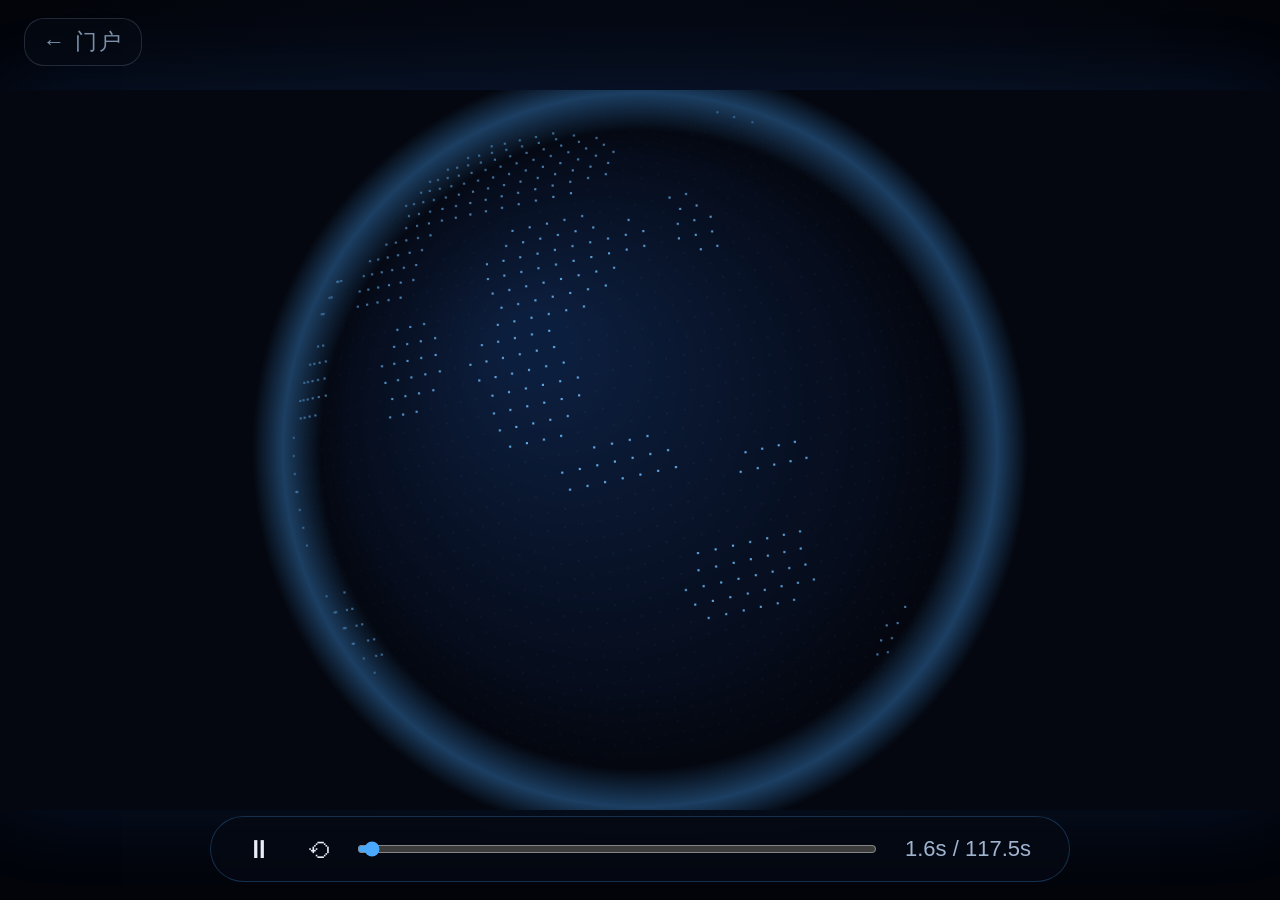
<file: modules/race/index.html>
<!DOCTYPE html>
<html lang="zh-CN">
<head>
<meta charset="UTF-8">
<meta name="viewport" content="width=device-width, initial-scale=1.0">
<title>全球配置 · 六大指数定投赛跑（2010—2026）</title>
<style>
  *{margin:0;padding:0;box-sizing:border-box}
  html,body{height:100%;background:#02040a;overflow:hidden;font-family:"PingFang SC","Hiragino Sans GB","Microsoft YaHei","Noto Sans SC",sans-serif;color:#e8eef7;-webkit-font-smoothing:antialiased}
  #viewport{position:fixed;inset:0;display:flex;align-items:center;justify-content:center;background:radial-gradient(1200px 700px at 50% 40%,#081226 0%,#02040a 70%)}
  #stage{position:relative;width:1920px;height:1080px;flex:0 0 auto;transform-origin:center center;background:#04070f;box-shadow:0 0 120px rgba(40,120,255,.12)}
  canvas#gl{position:absolute;inset:0;width:1920px;height:1080px}
  .layer{position:absolute;inset:0;pointer-events:none}
  .hidden{display:none!important}
  /* ---- title ---- */
  #titleText{position:absolute;inset:0;display:flex;flex-direction:column;align-items:center;justify-content:center;text-align:center;z-index:5}
  #titleText .l1{font-size:44px;letter-spacing:8px;color:#cfe0f5;margin-bottom:26px}
  #titleText .l2{font-size:44px;letter-spacing:6px;color:#cfe0f5;margin-bottom:26px}
  #titleText .l2 b{color:#f5c542}
  #titleText .l3{font-size:88px;font-weight:800;letter-spacing:10px;color:#f5c542;text-shadow:0 0 40px rgba(245,197,66,.55);margin-bottom:30px}
  #titleText .l4{font-size:30px;letter-spacing:14px;color:#8fa3c2;margin-bottom:26px}
  #titleText .l5{font-size:40px;letter-spacing:6px;color:#e8eef7}
  /* ---- generic fades ---- */
  .fade{transition:opacity .45s ease}
  /* ---- rules ---- */
  #rules{position:absolute;left:120px;top:230px;width:900px;z-index:6}
  #rules h2{font-size:54px;letter-spacing:10px;color:#fff;margin-bottom:10px}
  #rules .ul{height:5px;width:0;background:linear-gradient(90deg,#4aa8ff,#f5c542);margin-bottom:46px;transition:width .8s ease}
  #rules .rule{font-size:38px;line-height:1.5;margin-bottom:34px;color:#dbe7f7;min-height:60px}
  #rules .rule .no{color:#f5c542;font-weight:800;margin-right:6px}
  #rules .rule .nm{color:#fff;font-weight:700;margin-right:10px}
  #rules .rule .sep{color:#4aa8ff;margin-right:14px}
  #rules .foot{font-size:26px;color:#7d8fa9;letter-spacing:3px;margin-top:30px}
  /* ---- mix panel ---- */
  #mix{position:absolute;left:1020px;top:150px;width:800px;z-index:6}
  #mix h2{font-size:56px;letter-spacing:12px;color:#fff}
  #mix .sub{font-size:30px;color:#8fa3c2;letter-spacing:6px;margin:12px 0 34px}
  #mix .tc{font-size:32px;color:#dbe7f7;margin-bottom:16px;line-height:1.6}
  #mix .tc b{color:#f5c542}
  #mix .sumbar{height:26px;background:rgba(120,150,190,.15);border-radius:13px;margin:26px 0 30px;overflow:hidden;position:relative}
  #mix .sumbar .fill{position:absolute;inset:0;width:0;background:linear-gradient(90deg,#4aa8ff,#f5c542);border-radius:13px}
  #mix .sumbar .tag{position:absolute;right:16px;top:0;font-size:19px;line-height:26px;color:#fff;letter-spacing:2px}
  .mrow{display:flex;align-items:center;margin-bottom:20px;opacity:0}
  .mrow .flag{font-size:34px;width:56px}
  .mrow .nm{font-size:32px;width:190px;color:#fff}
  .mrow .track{flex:1;height:20px;background:rgba(120,150,190,.14);border-radius:10px;overflow:hidden;margin:0 18px}
  .mrow .track .f{height:100%;width:0;border-radius:10px}
  .mrow .amt{font-size:32px;color:#f5c542;width:150px;text-align:right;font-variant-numeric:tabular-nums}
  .mrow .pc{font-size:30px;color:#8fa3c2;width:120px;text-align:right}
  #mix .note{font-size:25px;color:#7d8fa9;line-height:1.7;margin-top:26px;letter-spacing:1px}
  #mix .note b{color:#e8eef7}
  /* ---- part titles ---- */
  #partTitle{position:absolute;inset:0;display:flex;flex-direction:column;align-items:center;justify-content:center;z-index:7;text-align:center}
  #partTitle .p{font-size:40px;letter-spacing:26px;color:#8fa3c2;margin-bottom:22px}
  #partTitle .t{font-size:76px;font-weight:800;letter-spacing:14px;color:#fff;text-shadow:0 0 34px rgba(74,168,255,.5);margin-bottom:20px}
  #partTitle .f{font-size:30px;color:#9fb3cf;letter-spacing:4px}
  /* ---- race HUD ---- */
  #raceHud{position:absolute;inset:0;z-index:6}
  #hudL{position:absolute;left:96px;top:64px}
  #hudL .date{font-size:64px;font-weight:800;color:#fff;font-variant-numeric:tabular-nums;letter-spacing:2px}
  #hudL .wk{font-size:30px;color:#8fa3c2;margin-top:6px;letter-spacing:4px}
  #hudL .inv{font-size:28px;color:#9fb3cf;margin-top:14px;letter-spacing:2px}
  #hudL .inv b{color:#f5c542}
  #hudR{position:absolute;right:96px;top:64px;width:430px}
  #hudR .ttl{font-size:30px;letter-spacing:8px;color:#fff;margin-bottom:16px;text-align:right}
  #hudR .ttl .live{color:#ff5b5b;font-size:24px;letter-spacing:2px;margin-left:10px}
  #rankList{list-style:none}
  #rankList li{display:flex;align-items:center;justify-content:flex-end;font-size:29px;padding:7px 0;color:#dbe7f7;transition:all .3s}
  #rankList li .flag{margin-right:12px;font-size:26px}
  #rankList li .nm{width:150px;text-align:left}
  #rankList li .v{width:170px;text-align:right;font-weight:700;font-variant-numeric:tabular-nums}
  #rankList li.top1 .v{color:#f5c542;text-shadow:0 0 12px rgba(245,197,66,.6)}
  /* ---- event cards ---- */
  #cards{position:absolute;inset:0;z-index:7}
  .ecard{position:absolute;left:96px;width:660px;background:rgba(8,14,26,.88);border:1px solid rgba(74,168,255,.35);border-radius:14px;padding:26px 30px;backdrop-filter:blur(4px);box-shadow:0 8px 40px rgba(0,0,0,.5)}
  .ecard .eb{font-size:25px;letter-spacing:3px;margin-bottom:10px;font-weight:700}
  .ecard .eb.up{color:#ff6b6b}.ecard .eb.down{color:#4ade80}
  .ecard .ew{font-size:24px;color:#8fa3c2;margin-bottom:12px;letter-spacing:1px}
  .ecard h3{font-size:44px;color:#fff;margin-bottom:12px;letter-spacing:4px}
  .ecard .sub{font-size:26px;color:#aebfd6;line-height:1.55;margin-bottom:18px}
  .ecard .idxrow{display:flex;justify-content:space-between;align-items:flex-end;margin-bottom:14px}
  .ecard .idx .k{font-size:24px;color:#8fa3c2;margin-bottom:6px}
  .ecard .idx .v{font-size:46px;font-weight:800;font-variant-numeric:tabular-nums}
  .ecard .dc{font-size:24px;color:#8fa3c2;margin-bottom:4px}
  .ecard .dcv{font-size:38px;font-weight:700;font-variant-numeric:tabular-nums}
  .ecard .dcv .arr{color:#5b6b84;margin:0 10px}
  .ecard .verdict{margin-top:16px;padding-top:14px;border-top:1px dashed rgba(125,143,169,.4);font-size:26px;color:#f5c542;letter-spacing:1px}
  /* ---- banners ---- */
  #banner{position:absolute;left:0;right:0;top:150px;text-align:center;z-index:8;pointer-events:none}
  #banner .b{display:inline-block;font-size:36px;letter-spacing:4px;color:#f5c542;background:rgba(8,12,22,.82);border:1px solid rgba(245,197,66,.5);border-radius:40px;padding:14px 44px;box-shadow:0 0 30px rgba(245,197,66,.25)}
  /* ---- PART II ---- */
  #p2Hud{position:absolute;inset:0;z-index:6}
  #p2L{position:absolute;left:96px;top:64px}
  #p2L .date{font-size:64px;font-weight:800;color:#fff;font-variant-numeric:tabular-nums}
  #p2L .wk{font-size:30px;color:#8fa3c2;margin-top:6px;letter-spacing:4px}
  #drift{margin-top:22px;width:640px}
  #drift .t{font-size:26px;color:#8fa3c2;letter-spacing:6px;margin-bottom:10px}
  #driftBar{display:flex;height:34px;border-radius:8px;overflow:hidden;background:rgba(120,150,190,.12)}
  #driftBar div{height:100%;transition:width .2s linear;display:flex;align-items:center;justify-content:center;font-size:20px;color:#04101f;font-weight:700;min-width:0;overflow:hidden;white-space:nowrap}
  #p2R{position:absolute;right:96px;top:64px;width:520px;text-align:right}
  #p2R .big{font-size:66px;font-weight:800;color:#f5c542;font-variant-numeric:tabular-nums;text-shadow:0 0 24px rgba(245,197,66,.4)}
  #p2R .row{font-size:28px;color:#c6d4e8;margin-top:10px;font-variant-numeric:tabular-nums}
  #p2R .row b{color:#fff}
  #p2R .lead{font-size:30px;margin-top:14px;color:#4ade80;font-weight:700}
  #p2R .lead.neg{color:#ff6b6b}
  #floatTxt{position:absolute;z-index:8;font-size:40px;font-weight:800;color:#fff;text-shadow:0 2px 18px #000;letter-spacing:2px;pointer-events:none}
  #floatTxt b{color:#f5c542}
  /* ---- finale ---- */
  #finale{position:absolute;inset:0;z-index:9;background:rgba(3,5,10,.97);display:flex;flex-direction:column;align-items:center;justify-content:center;text-align:center}
  #finale .eb{font-size:34px;letter-spacing:10px;color:#8fa3c2;margin-bottom:14px}
  #finale .eb2{font-size:30px;letter-spacing:6px;color:#5f7190;margin-bottom:54px}
  #bigNum{font-size:150px;font-weight:800;color:#f5c542;font-variant-numeric:tabular-nums;text-shadow:0 0 60px rgba(245,197,66,.45);margin-bottom:50px}
  #finCols{display:flex;gap:120px;align-items:flex-start}
  #finStats{text-align:left}
  #finStats .s{margin-bottom:26px;opacity:0}
  #finStats .k{font-size:28px;color:#8fa3c2;letter-spacing:3px;margin-bottom:6px}
  #finStats .v{font-size:58px;font-weight:800;font-variant-numeric:tabular-nums}
  #contrib{border-collapse:collapse;font-size:27px}
  #contrib td,#contrib th{padding:9px 18px;text-align:right;font-variant-numeric:tabular-nums;white-space:nowrap}
  #contrib th{color:#8fa3c2;font-weight:400;font-size:24px;letter-spacing:2px}
  #contrib td:first-child,#contrib th:first-child{text-align:left}
  #contrib tr{opacity:0}
  #contrib tr.total td{border-top:2px solid rgba(245,197,66,.6);color:#f5c542;font-weight:800}
  #jinju{position:absolute;inset:0;z-index:10;display:flex;flex-direction:column;align-items:center;justify-content:center;background:#02040a;text-align:center}
  #jinju .j1{font-size:52px;color:#fff;letter-spacing:4px;margin-bottom:30px}
  #jinju .j1 b{color:#f5c542}
  #jinju .j2{font-size:64px;font-weight:800;color:#f5c542;letter-spacing:8px;margin-bottom:60px}
  #jinju .src{font-size:23px;color:#5f7190;line-height:1.9;max-width:1500px;padding:0 80px}
  /* ---- controls ---- */
  #ctrl{position:fixed;left:50%;transform:translateX(-50%);bottom:18px;z-index:50;display:flex;align-items:center;gap:16px;background:rgba(6,10,20,.78);border:1px solid rgba(74,168,255,.25);border-radius:40px;padding:10px 26px;backdrop-filter:blur(8px)}
  #ctrl button{background:none;border:none;color:#e8eef7;font-size:26px;cursor:pointer;width:44px;height:44px;border-radius:50%;display:flex;align-items:center;justify-content:center}
  #ctrl button:hover{background:rgba(74,168,255,.2)}
  #prog{width:520px;accent-color:#4aa8ff;cursor:pointer}
  #tlabel{font-size:22px;color:#9fb3cf;font-variant-numeric:tabular-nums;min-width:150px;text-align:center}
  #backlink{position:fixed;left:24px;top:18px;z-index:50;font-size:22px;color:#7d8fa9;text-decoration:none;letter-spacing:2px;background:rgba(6,10,20,.6);padding:8px 18px;border-radius:20px;border:1px solid rgba(125,143,169,.25)}
  #backlink:hover{color:#e8eef7;border-color:#4aa8ff}
  #err{position:fixed;inset:0;z-index:99;display:flex;align-items:center;justify-content:center;background:#02040a;color:#ff8a8a;font-size:30px;text-align:center;padding:60px}
</style>
</head>
<body>
<div id="viewport">
  <div id="stage">
    <canvas id="gl" width="1920" height="1080"></canvas>
    <div id="titleText" class="layer hidden">
      <div class="l1">一场跨越十六年、横跨六大市场的定投实验</div>
      <div class="l2">如果从 2010 年起，每月拿出 <b>3000 元</b></div>
      <div class="l3">定投全球六大指数</div>
      <div class="l4">GLOBAL INDEX DOLLAR-COST AVERAGING · 2010 — 2026</div>
      <div class="l5">按收益率最大化，这 3000 元该怎么分？</div>
    </div>
    <div id="rules" class="layer hidden">
      <h2>回测规则 <span style="font-size:30px;color:#5f7190;letter-spacing:6px">BACKTEST</span></h2>
      <div class="ul" id="ruleUl"></div>
      <div class="rule" id="rule0"></div>
      <div class="rule" id="rule1"></div>
      <div class="rule" id="rule2"></div>
      <div class="rule" id="rule3"></div>
      <div class="foot fade hidden" id="ruleFoot">共 202 期 · 累计投入 60.6 万元 · 数据截至 2026.10.08</div>
    </div>
    <div id="mix" class="layer hidden">
      <h2>OPTIMAL MIX</h2>
      <div class="sub">收益率最大化 · 最优分配</div>
      <div class="tc fade hidden" id="mixT">目标：<b>十六年定投期末收益率最高</b></div>
      <div class="tc fade hidden" id="mixC">约束：组合波动率 ≤ 六市场平均分配（年化 13.8%）· 每个市场 ≥ 5%</div>
      <div class="sumbar"><div class="fill" id="sumFill"></div><div class="tag">¥3,000 / 月</div></div>
      <div id="mixRows"></div>
      <div class="note fade hidden" id="mixNote">沪深300 收益虽低，却分到 10.7%——<br>它与其他五个市场的相关性仅 <b>0.30</b>，是组合里的「减震器」。</div>
    </div>
    <div id="partTitle" class="layer hidden">
      <div class="p" id="ptP"></div><div class="t" id="ptT"></div><div class="f" id="ptF"></div>
    </div>
    <div id="raceHud" class="layer hidden">
      <div id="hudL"><div class="date" id="hDate"></div><div class="wk" id="hWk"></div><div class="inv" id="hInv"></div></div>
      <div id="hudR"><div class="ttl">定投收益率排行<span class="live">● LIVE</span></div><ul id="rankList"></ul></div>
    </div>
    <div id="cards" class="layer hidden"></div>
    <div id="banner" class="layer hidden"><div class="b" id="bannerTxt"></div></div>
    <div id="p2Hud" class="layer hidden">
      <div id="p2L"><div class="date" id="p2Date"></div><div class="wk" id="p2Wk"></div>
        <div id="drift"><div class="t">持仓构成 · 按市值漂移</div><div id="driftBar"></div></div>
      </div>
      <div id="p2R">
        <div class="big" id="p2Ret"></div>
        <div class="row">账户市值 <b id="p2Val"></b></div>
        <div class="row">累计投入 <b id="p2Inv"></b> · 累计收益 <b id="p2Gain"></b></div>
        <div class="row">六等分 <b id="p2Eq"></b></div>
        <div class="lead" id="p2Lead"></div>
      </div>
    </div>
    <div id="floatTxt" class="hidden"></div>
    <div id="finale" class="layer hidden">
      <div class="eb">—— 十六年 · 二百零二期 · 六大市场 ——</div>
      <div class="eb2">2010.01.01 — 2026.10.08 · 每月 ¥3,000</div>
      <div id="bigNum">¥606,000</div>
      <div id="finCols">
        <div id="finStats">
          <div class="s" id="fs0"><div class="k">总收益率</div><div class="v" style="color:#f5c542" id="fs0v"></div></div>
          <div class="s" id="fs1"><div class="k">最大回撤（2020.03 新冠疫情）</div><div class="v" style="color:#4ade80" id="fs1v"></div></div>
          <div class="s" id="fs2"><div class="k">年化收益率（IRR）</div><div class="v" style="color:#fff" id="fs2v"></div></div>
          <div class="s" id="fs3"><div class="k">对照 · 六市场平均分配</div><div class="v" style="color:#8fa3c2;font-size:44px" id="fs3v"></div></div>
        </div>
        <table id="contrib">
          <tr><th>市场</th><th>每月</th><th>期末市值</th><th>收益率</th></tr>
        </table>
      </div>
    </div>
    <div id="jinju" class="layer hidden">
      <div class="j1 fade hidden" id="jj1">同样的风险，最优分配比平均分配多赚 <b>81.8 万元</b>；</div>
      <div class="j2 fade hidden" id="jj2">选对比例，再交给时间。</div>
      <div class="src fade hidden" id="jjSrc">数据来源：Yahoo Finance（QQQ、SPY、EXS1.DE、CAC.PA 复权价及汇率）、日经 1346.T 收盘价＋分红自建全收益（Yahoo 1321.T 复权价存在坏数据，未采用）、东方财富 / 新浪财经（510300 及分红）、中证指数公司（H00300 沪深300全收益），截至 2026-10-08。<br>最优比例基于 2010—2026 年历史数据事后求解，存在后视偏差；历史回测不代表未来收益，不构成任何投资建议。市场有风险，投资需谨慎。</div>
    </div>
  </div>
</div>
<a id="backlink" href="../../">← 门户</a>
<div id="ctrl">
  <button id="btnPlay" title="播放/暂停">⏸</button>
  <button id="btnReplay" title="重播">⟲</button>
  <input id="prog" type="range" min="0" max="117.5" step="0.05" value="0">
  <div id="tlabel">0.0s / 117.5s</div>
</div>
<div id="err" class="hidden"></div>
<script>
"use strict";
/* ================================================================
   全球配置 · 六大指数定投赛跑 —— 静态动画页
   规格：FRAME_SPEC_V3（逐帧）+ FRAME_SPEC_V2（文案）；数字一律取引擎 engine.json
   ================================================================ */
const DUR = 117.5, W = 1920, H = 1080;
const cv = document.getElementById('gl'), ctx = cv.getContext('2d');
const $ = id => document.getElementById(id);

/* ---------- 市场 ---------- */
const MK = [
  {k:'qqq', name:'纳指100',  code:'QQQ',    city:'纽约',   clat:40.7, clon:-74.0, flag:'🇺🇸', color:'#f471b5', amt:1190, pct:39.7},
  {k:'spy', name:'标普500',  code:'SPY',    city:'纽约',   clat:40.7, clon:-74.0, flag:'🇺🇸', color:'#38bdf8', amt:920,  pct:30.7},
  {k:'csi', name:'沪深300',  code:'510300', city:'上海',   clat:31.2, clon:121.5, flag:'🇨🇳', color:'#f87171', amt:320,  pct:10.7},
  {k:'n225',name:'日经225',  code:'1321',   city:'东京',   clat:35.7, clon:139.7, flag:'🇯🇵', color:'#34d399', amt:270,  pct:9.0},
  {k:'dax', name:'德国DAX',  code:'EXS1',   city:'法兰克福',clat:50.1, clon:8.7,   flag:'🇩🇪', color:'#fbbf24', amt:150,  pct:5.0},
  {k:'cac', name:'法国CAC40',code:'CAC',    city:'巴黎',   clat:48.9, clon:2.4,   flag:'🇫🇷', color:'#a78bfa', amt:150,  pct:5.0},
];
const GOLD = '#f5c542', BLUE = '#4aa8ff';

/* ---------- 格式化 ---------- */
const fmtY = v => '¥' + Math.round(v).toString().replace(/\B(?=(\d{3})+(?!\d))/g, ',');
const fmtPct = (v, dec=1) => (v < 0 ? '−' : '+') + (Math.abs(v)*100).toFixed(dec) + '%';
const WK = ['日','一','二','三','四','五','六'];
const wkOf = ds => '星期' + WK[new Date(ds+'T12:00:00').getDay()];
const clamp=(v,a,b)=>Math.max(a,Math.min(b,v));
const lerp=(a,b,f)=>a+(b-a)*f;
const easeOut = f => 1-Math.pow(1-f,3);
const fadeIO=(t,a,b,c2,d2)=>{ // 0→1 in [a,b], 1→0 in [c2,d2]
  if(t<a||t>d2) return 0; if(t<b) return (t-a)/(b-a); if(t<c2) return 1; return 1-(t-c2)/(d2-c2);
};

/* ---------- 数据 ---------- */
let D=null; // engine.json
const dayCache={};
function dayOf(ds){ if(dayCache[ds]!==undefined) return dayCache[ds]; const i=D.dates.indexOf(ds); dayCache[ds]=i; return i; }
function epOf(day){ let n=0; for(const b of D.buy_idx){ if(b<=day) n++; else break; } return n; }

/* PART I 变速时间轴（关键帧：[胶片秒, 数据日序号]；慢段≈2.77期/s，安静段≈6.9期/s） */
const PART1_KF=[[20.5,0],[22,184],[23.24,369],[24.82,464],[26.58,727],[29.31,891],[31.74,1254],[37.36,1592],[44.27,2624],[52.34,3109],[52.37,3113],[56.21,3344],[56.4,3372],[63.5,3799],[64.38,3931],[65.41,3993],[68,4379]];
function dayOfP1(t){
  if(t<=PART1_KF[0][0]) return PART1_KF[0][1];
  for(let i=0;i<PART1_KF.length-1;i++){
    const [t0,d0]=PART1_KF[i],[t1,d1]=PART1_KF[i+1];
    if(t>=t0&&t<=t1){ const f=(t1===t0)?0:(t-t0)/(t1-t0); return Math.round(lerp(d0,d1,f)); }
  }
  return PART1_KF[PART1_KF.length-1][1];
}
function tOfP1(day){
  for(let i=0;i<PART1_KF.length-1;i++){
    const [t0,d0]=PART1_KF[i],[t1,d1]=PART1_KF[i+1];
    if((d0<=day&&day<=d1)||(d1<=day&&day<=d0)){
      const f=(d1===d0)?0:(day-d0)/(d1-d0); return lerp(t0,t1,f);
    }
  }
  return 68;
}
const dayOfP2 = t => Math.round(clamp((t-74)/23,0,1)*4379);

/* ---------- 事件卡元数据（文案取自 FRAME_SPEC_V2，数值引擎） ---------- */
const EV_META=[
 {dir:'down',dur:'历时 3 个月',sub:'希腊债务危机席卷欧洲，美国主权信用评级首遭下调。',hero:'cac',pairs:['cac','dax'],verdict:null,top:'30%'},
 {dir:'up',dur:'历时 6 个月',sub:'日本央行推出「异次元」宽松，日经225半年暴涨八成。',hero:'n225',pairs:['n225'],verdict:'中途登顶第一',top:'52%'},
 {dir:'up',dur:'历时 7 个月',sub:'两融与场外配资推波助澜，沪深300七个月翻倍。',hero:'csi',pairs:['csi'],verdict:'沪深300 逆袭，登顶第一',top:'38%'},
 {dir:'down',dur:'历时 8 个月',sub:'千股跌停反复上演，熔断机制四天内两度触发。',hero:'csi',pairs:['csi'],verdict:'七个月，收益率回到首个百分点',top:'56%'},
 {dir:'down',dur:'历时 33 天',sub:'美股十天四次熔断，德国DAX一个月跌去近四成。',hero:'dax',pairs:['qqq','spy'],verdict:'六个市场无一幸免',top:'34%'},
 {dir:'up',dur:'历时 1 年 8 个月',sub:'零利率叠加天量刺激，科技巨头领涨全球。',hero:'qqq',pairs:['qqq'],verdict:null,top:'50%'},
 {dir:'down',dur:'历时 9 个月',sub:'美联储全年加息425个基点，高估值科技股首当其冲。',hero:'qqq',pairs:['qqq','n225'],verdict:'涨得多，回调也最深',top:'32%'},
 {dir:'up',dur:'历时 1 年 6 个月',sub:'ChatGPT 引爆算力需求，英伟达市值登顶全球。',hero:'qqq',pairs:['qqq'],verdict:null,top:'54%'},
 {dir:'down',dur:'历时 48 天',sub:'4月2日美国宣布「对等关税」，全球股市剧烈震荡。',hero:'qqq',pairs:['qqq','n225'],verdict:null,top:'36%'},
];
let EV=[]; // 运行时：合并 engine events + meta + 胶片时间
function buildEvents(){
  EV=D.events.map((e,i)=>{
    const m=EV_META[i];
    const s=dayOf(e.start), en=dayOf(e.end);
    const a=Math.max(0,s-22), b=Math.min(4379,en+6);
    const tA=tOfP1(a), tS=tOfP1(s), tE=tOfP1(en), tB=tOfP1(b);
    const hero=MK.find(x=>x.k===m.hero);
    const pairs=m.pairs.map(k=>({m:MK.find(x=>x.k===k),lo:e.pairs_minmax[k][0]/100,hi:e.pairs_minmax[k][1]/100}));
    // 极值点（标注圈位置）
    let exDay=s, exVal=pairs[0].hi;
    if(m.dir==='down'){ exVal=Math.min(...pairs.map(p=>p.lo)); exDay=argDay(pairs[0].m.k,s,en,Math.min); }
    else { exVal=Math.max(...pairs.map(p=>p.hi)); exDay=argDay(pairs[0].m.k,s,en,Math.max); }
    return {name:e.name,dir:m.dir,dur:m.dur,sub:m.sub,hero,pairs,verdict:m.verdict,top:m.top,
      s,en,a,b,tA,tS,tE,tB,heroChg:e.hero_idx_change,exDay,exT:tOfP1(exDay)};
  });
}
function argDay(k,s,en,fn){
  const arr=D.solo_ret[k]; let bi=s, bv=arr[s];
  for(let i=s;i<=en;i++){ if(fn===Math.min?arr[i]<bv:arr[i]>bv){bv=arr[i];bi=i;} }
  return bi;
}

/* ---------- 地球大陆（经纬度椭圆近似） ---------- */
const LAND=[
 [-100,48,30,15],[-150,64,13,8],[-88,15,9,5],[-42,74,11,8],[-60,-15,11,20],[-64,-36,7,11],
 [12,50,15,8],[14,63,9,8],[-2,54,4,5],[-4,40,5,5],[13,42,4,5],[33,39,7,5],
 [20,5,15,16],[25,-20,11,13],[47,-19,4,7],[45,22,9,8],
 [90,60,42,13],[65,42,13,9],[108,35,15,11],[78,22,8,10],[102,12,9,9],[127,37,4,5],[139,38,5,8],
 [115,-2,11,5],[140,-6,8,4],[134,-25,13,9],[172,-42,4,6],[100,20,9,7],[-97,24,8,6]
];
function isLand(lon,lat){
  for(const [clon,clat,rx,ry] of LAND){
    let dlon=Math.abs(lon-clon); if(dlon>180) dlon=360-dlon;
    const dx=dlon/rx, dy=(lat-clat)/ry;
    if(dx*dx+dy*dy<=1) return true;
  }
  return false;
}
const DOTS=[];
for(let lat=-58;lat<=82;lat+=3){
  const step=3/Math.max(0.25,Math.cos(lat*Math.PI/180));
  for(let lon=-180;lon<180;lon+=step){
    DOTS.push({lon:lon+step/2,lat,land:isLand(lon,lat)});
  }
}
/* ================= 地球 ================= */
function proj(lon,lat,lon0,tilt){
  const lo=(lon-lon0)*Math.PI/180, la=lat*Math.PI/180;
  let x=Math.cos(la)*Math.sin(lo), y=Math.sin(la), z=Math.cos(la)*Math.cos(lo);
  const t=tilt*Math.PI/180, x2=x*Math.cos(t)-y*Math.sin(t), y2=x*Math.sin(t)+y*Math.cos(t);
  return [x2,y2,z];
}
function drawGlobe(p){ // {cx,cy,r,lon0,tilt,alpha,dim}
  const {cx,cy,r,lon0,tilt}=p, alpha=p.alpha===undefined?1:p.alpha;
  if(alpha<=0.01) return;
  ctx.save(); ctx.globalAlpha=alpha;
  // 球体底
  const g=ctx.createRadialGradient(cx-r*0.3,cy-r*0.3,r*0.1,cx,cy,r);
  g.addColorStop(0,'rgba(20,50,100,0.55)'); g.addColorStop(0.75,'rgba(8,18,40,0.5)'); g.addColorStop(1,'rgba(4,8,18,0)');
  ctx.fillStyle=g; ctx.beginPath(); ctx.arc(cx,cy,r,0,7); ctx.fill();
  const s=3.2*r/520;
  for(const d of DOTS){
    const [x,y,z]=proj(d.lon,d.lat,lon0,tilt);
    if(z<0.03) continue;
    const px=cx+x*r, py=cy-y*r;
    const edge=z; // 边缘渐暗
    if(d.land){
      ctx.fillStyle=`rgba(110,190,255,${(0.35+0.55*edge)*(p.dim||1)})`;
      ctx.fillRect(px-s/2,py-s/2,s,s);
    }else{
      ctx.fillStyle=`rgba(70,110,170,${0.10*edge})`;
      ctx.fillRect(px-s/2,py-s/2,s,s);
    }
  }
  // 电蓝辉光边
  const lg=ctx.createRadialGradient(cx,cy,r*0.92,cx,cy,r*1.12);
  lg.addColorStop(0,'rgba(74,168,255,0)'); lg.addColorStop(0.55,'rgba(74,168,255,0.35)'); lg.addColorStop(1,'rgba(74,168,255,0)');
  ctx.fillStyle=lg; ctx.beginPath(); ctx.arc(cx,cy,r*1.12,0,7); ctx.fill();
  ctx.restore();
}
function arcPath(pts,lon0,tilt,cx,cy,r){
  const out=[];
  for(const [lon,lat] of pts){ const [x,y,z]=proj(lon,lat,lon0,tilt); out.push([cx+x*r,cy-y*r,z]); }
  return out;
}
function drawComet(pts,frac,color,headR){
  const n=Math.max(2,Math.floor(pts.length*clamp(frac,0,1)));
  ctx.save(); ctx.lineCap='round';
  for(let i=1;i<n;i++){
    const f=i/n, a=clamp((f-(1-frac))*3,0,1);
    ctx.strokeStyle=color.replace('A',(0.15+0.75*f*a).toFixed(2));
    ctx.lineWidth=1+5*f;
    ctx.beginPath(); ctx.moveTo(pts[i-1][0],pts[i-1][1]); ctx.lineTo(pts[i][0],pts[i][1]); ctx.stroke();
  }
  const h=pts[n-1];
  ctx.fillStyle='#fff'; ctx.shadowColor='#fff'; ctx.shadowBlur=18;
  ctx.beginPath(); ctx.arc(h[0],h[1],headR,0,7); ctx.fill();
  ctx.restore();
}
const ARCS=[
 {pts:[[150,28],[162,48],[178,66],[-168,76]], c:'rgba(150,140,255,A)', t0:2.4,t1:3.2, cities:null},
 {pts:[[121.5,31.2],[130,33],[139.7,35.7]], c:'rgba(244,114,182,A)', t0:3.6,t1:4.3},
 {pts:[[139.7,35.7],[112,44],[84,49],[52,52],[22,51],[8.7,50.1]], c:'rgba(52,211,153,A)', t0:4.2,t1:5.2},
];
const LABELS=[ // [marketIdx, appearT]
 [3,4.4],[1,5.0],[4,5.2],[0,5.4],[5,5.55],[2,6.0]
];
function drawCityLabels(t,pose){
  const {cx,cy,r,lon0,tilt}=pose;
  ctx.save(); ctx.textBaseline='middle';
  for(const [mi,ta] of LABELS){
    const age=t-ta; if(age<0) continue;
    const m=MK[mi];
    const [x,y,z]=proj(m.clon,m.clat,lon0,tilt);
    let px=cx+x*r, py=cy-y*r;
    if(z<0.05){ const ang=Math.atan2(y,x); px=cx+Math.cos(ang)*r*1.02; py=cy-Math.sin(ang)*r*1.02; }
    const pop=clamp(age/0.4,0,1);
    // 双环雷达脉冲
    for(let k=0;k<2;k++){
      const ph=((age*0.9+k*0.5)%1);
      ctx.strokeStyle=`rgba(120,190,255,${(1-ph)*0.8})`; ctx.lineWidth=2.5;
      ctx.beginPath(); ctx.arc(px,py,(8+ph*44)*pop,0,7); ctx.stroke();
    }
    ctx.fillStyle=m.color; ctx.shadowColor=m.color; ctx.shadowBlur=14;
    ctx.beginPath(); ctx.arc(px,py,7*pop,0,7); ctx.fill(); ctx.shadowBlur=0;
    if(mi===0&&t>5.0&&t<6.6){ // 纽约星形闪光
      const tw=Math.sin(t*14)*0.5+0.5;
      ctx.strokeStyle=`rgba(255,255,255,${0.4+0.6*tw})`; ctx.lineWidth=2;
      const R=16+8*tw;
      ctx.beginPath();
      for(let k=0;k<4;k++){ const a2=k*Math.PI/4;
        ctx.moveTo(px+Math.cos(a2)*R*0.4,py+Math.sin(a2)*R*0.4);
        ctx.lineTo(px+Math.cos(a2)*R,py+Math.sin(a2)*R); }
      ctx.stroke();
    }
    ctx.globalAlpha=pop;
    ctx.font='700 30px "PingFang SC","Microsoft YaHei",sans-serif';
    ctx.fillStyle='#fff'; ctx.fillText(`${m.flag} ${m.name}`,px+22,py-24);
    ctx.font='26px "PingFang SC","Microsoft YaHei",sans-serif';
    ctx.fillStyle=m.color; ctx.fillText(m.code,px+22,py+12);
    ctx.font='22px "PingFang SC","Microsoft YaHei",sans-serif';
    ctx.fillStyle='#8fa3c2'; ctx.fillText(m.city,px+22,py+42);
    ctx.globalAlpha=1;
  }
  ctx.restore();
}

/* ---------- 场景：幕0 标题 ---------- */
function sceneTitle(t){
  const tilt=lerp(35,12,clamp(t/1.6,0,1));
  const lon0=lerp(75,120,clamp(t/1.6,0,1));
  drawGlobe({cx:960,cy:540,r:520,lon0,tilt,alpha:1});
  $('titleText').classList.remove('hidden');
  $('titleText').style.opacity=fadeIO(t,0,0.01,1.3,1.6);
}
/* ---------- 场景：幕1 标点 ---------- */
function sceneMarks(t){
  const lon0=120+30*(t-2), tilt=lerp(12,8,(t-2)/6);
  let cx=960,cy=540,r=520;
  if(t>7.6){ const f=clamp((t-7.6)/0.6,0,1); cx=lerp(960,1260,f); cy=lerp(540,520,f); r=lerp(520,430,f); }
  drawGlobe({cx,cy,r,lon0,tilt,alpha:1});
  for(const a of ARCS){
    if(t<a.t0) continue;
    const pts=arcPath(a.pts,lon0,tilt,cx,cy,r).filter(p=>p[2]>-0.05);
    if(pts.length>2) drawComet(pts,clamp((t-a.t0)/(a.t1-a.t0),0,1)+0.25,a.c,7);
  }
  drawCityLabels(t,{cx,cy,r,lon0,tilt});
}
/* ---------- 场景：幕2 规则 ---------- */
const RULES=[
 ['01','标的','纳指100 · 标普500 · 日经225 · 沪深300 · DAX · CAC40',8.4],
 ['02','定投','2010 年 1 月起，每月首个交易日，合计投入 3000 元',9.1],
 ['03','计价','人民币按当日汇率换汇 · ETF 分红自动再投资',9.9],
 ['04','假设','不计手续费、税费与换汇成本',10.7],
];
function sceneRules(t){
  $('titleText').classList.add('hidden');
  const lon0=120+30*(t-2), tilt=8;
  let cx=1260,cy=520,r=430,a=1;
  if(t>13.7){ const f=clamp((t-13.7)/0.6,0,1); cx=lerp(1260,700,f); cy=lerp(520,540,f); r=lerp(430,520,f); }
  drawGlobe({cx,cy,r,lon0,tilt,alpha:a,dim:lerp(1,0.5,clamp((t-13.7)/0.6,0,1))});
  const R=$('rules'); R.classList.remove('hidden');
  R.style.opacity=t>13.7?clamp(1-(t-13.7)/0.5,0,1):1;
  $('ruleUl').style.width=(t>8?clamp((t-8)/0.8,0,1)*100:0)+'%';
  $('rules').querySelector('h2').style.opacity=fadeIO(t,7.9,8.3,99,100);
  RULES.forEach((rl,i)=>{
    const el=$('rule'+i), [no,nm,body,t0]=rl;
    if(t<t0){ el.innerHTML=''; return; }
    const n=Math.floor((t-t0)*67);
    el.innerHTML=`<span class="no">${no}</span><span class="nm">${nm}</span><span class="sep">|</span>${body.slice(0,n)}`;
  });
  const f=$('ruleFoot'); f.classList.remove('hidden'); f.style.opacity=fadeIO(t,11.3,11.5,99,100);
}
/* ---------- 场景：幕3 配比 ---------- */
let mixBuilt=false;
function buildMix(){
  if(mixBuilt) return; mixBuilt=true;
  const box=$('mixRows');
  MK.forEach(m=>{
    const d=document.createElement('div'); d.className='mrow'; d.id='mrow_'+m.k;
    d.innerHTML=`<div class="flag">${m.flag}</div><div class="nm">${m.name}</div>
      <div class="track"><div class="f" style="background:${m.color};box-shadow:0 0 12px ${m.color}"></div></div>
      <div class="amt">¥0</div><div class="pc">${m.pct.toFixed(1)}%</div>`;
    box.appendChild(d);
  });
}
function sceneMix(t){
  $('rules').classList.add('hidden');
  buildMix();
  const M=$('mix'); M.classList.remove('hidden');
  M.style.opacity=t>18.5?clamp(1-(t-18.5)/0.6,0,1):1;
  $('mix').querySelector('h2').style.opacity=fadeIO(t,14.3,14.5,99,100);
  $('mix').querySelector('.sub').style.opacity=fadeIO(t,14.3,14.5,99,100);
  $('mixT').classList.remove('hidden'); $('mixT').style.opacity=fadeIO(t,14.7,14.9,99,100);
  $('mixC').classList.remove('hidden'); $('mixC').style.opacity=fadeIO(t,14.9,15.1,99,100);
  $('sumFill').style.width=(t>14.5?clamp((t-14.5)/0.4,0,1)*100:0)+'%';
  let shown=0;
  MK.forEach((m,i)=>{
    const st=15.7+i*0.4, el=$('mrow_'+m.k);
    if(t<st){ el.style.opacity=0; return; }
    const f=clamp((t-st)/0.25,0,1); el.style.opacity=f;
    const bf=clamp((t-st)/0.6,0,1);
    el.querySelector('.f').style.width=(m.pct/39.7*100*bf)+'%';
    const cf=clamp((t-st)/0.4,0,1);
    el.querySelector('.amt').textContent='¥'+Math.round(m.amt*easeOut(cf)).toLocaleString();
    shown+=m.pct*bf;
  });
  $('sumFill').style.width=clamp(shown,0,100)+'%';
  $('mixNote').classList.remove('hidden'); $('mixNote').style.opacity=fadeIO(t,17.7,18.1,99,100);
  // 18.7 地球向镜头放大
  if(t>18.7){
    const f=clamp((t-18.7)/0.6,0,1);
    drawGlobe({cx:700,cy:540,r:lerp(520,1500,easeOut(f)),lon0:120+30*(t-2),tilt:8,alpha:1-f,dim:0.5});
  }else{
    drawGlobe({cx:700,cy:540,r:520,lon0:120+30*(t-2),tilt:8,alpha:1,dim:0.5});
  }
}
/* ---------- 转场 A ---------- */
function transA(t){
  $('mix').classList.add('hidden');
  const P=$('partTitle'); P.classList.remove('hidden');
  // 白闪
  const fl=t<19.3?clamp((t-19.05)/0.25,0,1):clamp(1-(t-19.3)/0.2,0,1);
  if(fl>0){ ctx.fillStyle=`rgba(255,255,255,${fl})`; ctx.fillRect(0,0,W,H); }
  if(t>=19.35){
    drawFloor(t);
    $('ptP').textContent='PART I'; $('ptT').textContent='六大市场 · 各自的定投收益率';
    $('ptF').textContent='每月按最优比例分别买入 · 收益率 = 市值 ÷ 累计投入 − 1';
    $('ptP').style.opacity=fadeIO(t,19.7,20.0,21.6,22.3);
    $('ptT').style.opacity=fadeIO(t,19.9,20.2,21.6,22.3);
    $('ptF').style.opacity=fadeIO(t,20.1,20.4,21.6,22.3);
    if(t>20.3){ // 六色光点
      const f=clamp((t-20.3)/0.2,0,1);
      MK.forEach((m,i)=>{
        const a2=-Math.PI/2+i*Math.PI/3;
        const x=960+Math.cos(a2)*260*f, y=620+Math.sin(a2)*120*f;
        ctx.save(); ctx.fillStyle=m.color; ctx.shadowColor=m.color; ctx.shadowBlur=24;
        ctx.globalAlpha=f; ctx.beginPath(); ctx.arc(x,y,10,0,7); ctx.fill(); ctx.restore();
      });
    }
  }
}
function drawFloor(t){
  // 黑暗透视地板 + 中央光晕
  const g=ctx.createRadialGradient(960,620,10,960,620,900);
  g.addColorStop(0,'rgba(70,130,230,0.35)'); g.addColorStop(1,'rgba(0,0,0,0)');
  ctx.fillStyle='#04070f'; ctx.fillRect(0,0,W,H);
  ctx.fillStyle=g; ctx.fillRect(0,0,W,H);
  ctx.save(); ctx.strokeStyle='rgba(74,168,255,0.22)'; ctx.lineWidth=1.5;
  const hy=560;
  for(let i=0;i<=24;i++){ // 纵线（透视汇聚）
    const x=960+(i-12)*70;
    ctx.beginPath(); ctx.moveTo(960+(i-12)*14,hy); ctx.lineTo(x,H); ctx.stroke();
  }
  for(let i=0;i<9;i++){ // 横线
    const y=hy+Math.pow(i/8,1.8)*(H-hy);
    ctx.globalAlpha=0.25+0.5*i/8;
    ctx.beginPath(); ctx.moveTo(0,y); ctx.lineTo(W,y); ctx.stroke();
  }
  ctx.restore(); ctx.globalAlpha=1;
}

/* ================= PART I ================= */
const P1X0=80,P1X1=1740,P1Y0=130,P1Y1=860;
let cardEls=[];
function buildCards(){
  const box=$('cards'); box.innerHTML=''; cardEls=[];
  EV.forEach((e,i)=>{
    const d=document.createElement('div'); d.className='ecard'; d.style.top=e.top; d.style.opacity=0; d.style.transition='opacity .5s';
    box.appendChild(d); cardEls.push(d);
  });
}
function cardHTML(e,d,vals){
  const ebCls=e.dir==='up'?'up':'down', ebTxt=e.dir==='up'?'▲ 上涨行情':'▼ 下跌事件';
  const heroV=vals.heroChg, hc=heroV<0?'#4ade80':'#ff6b6b';
  let pairs='';
  for(const p of vals.pairs){
    pairs+=`<div style="margin-bottom:8px"><span style="color:#8fa3c2">${p.m.flag} ${p.m.name}</span>
      <span style="float:right">${fmtPct(p.hi)} <span class="arr">→</span> <b style="color:${p.cur<0?'#4ade80':'#ff6b6b'}">${fmtPct(p.cur)}</b></span></div>`;
  }
  const win=`${e.s>=0?D.dates[e.s].replace(/-/g,'.'):''} → ${D.dates[e.en].replace(/-/g,'.')}`;
  return `<div class="eb ${ebCls}">${ebTxt}</div>
    <div class="ew">${win} · ${e.dur}</div>
    <h3>${e.name}</h3><div class="sub">${e.sub}</div>
    <div class="idx"><div class="k">${e.hero.name}指数 · 窗内涨跌</div>
      <div class="v" style="color:${hc}">${fmtPct(heroV)}</div></div>
    <div style="margin-top:14px"><div class="dc">定投收益率 · 高点 → 低点</div>
      <div class="dcv">${pairs}</div></div>
    ${vals.verdict?`<div class="verdict">${vals.verdict}</div>`:''}`;
}
function evCardState(e,t,i){
  // 返回 null=隐藏；否则 {frozen, showVerdict}
  const next=EV[i+1];
  let tOut=next?e.tB:tOfP1(Math.min(4379,e.en+304));
  // 交替：下一卡 tA 时本卡开始淡出
  let op=0, frozen=false, showVerdict=false;
  if(t>=e.tA-0.5&&t<tOut){
    op=fadeIO(t,e.tA-0.5,e.tA,99,100);
    if(next&&t>next.tA-0.5) op=clamp(1-(t-(next.tA-0.5))/0.5,0,1);
    if(!next&&t>tOut-1.5) op=clamp((tOut-t)/1.5,0,1);
    if(t>=e.tE){ frozen=true; showVerdict=true; }
    return {op,frozen,showVerdict};
  }
  return null;
}
const P1_BANNERS=[
 {t:39.2,hold:4.5,txt:'◆ 纳指100 定投收益率突破 +100%（2017）'},
 {t:61.8,hold:5,txt:'◆ 日经225 时隔34年，突破1989年泡沫高点（2024）'},
 {t:66.7,hold:3.2,txt:'◆ 日经225 首次站上 60000 点（2026）'},
];
function drawRaceChart(d,opt){
  opt=opt||{};
  const dx=x=>P1X0+(d<=0?0:(x/d))*(P1X1-P1X0);
  // y 标尺
  let mx=0.2; for(const m of MK){ mx=Math.max(mx,D.solo_ret[m.k][d]); }
  const yMax=Math.max(4.5,mx*1.06);
  const y=v=>P1Y1-(v/yMax)*(P1Y1-P1Y0);
  ctx.save();
  if(opt.shiftX) ctx.translate(opt.shiftX,0);
  // 地板年份水印
  ctx.fillStyle='rgba(120,160,220,0.05)'; ctx.font='800 380px sans-serif'; ctx.textAlign='center';
  ctx.fillText(D.dates[d].slice(0,4),960,760);
  ctx.textAlign='left';
  // 网格
  ctx.font='24px sans-serif';
  for(let g=0;g<=Math.ceil(yMax);g++){
    const yy=y(g);
    ctx.strokeStyle=g===0?'rgba(255,255,255,0.75)':'rgba(120,150,190,0.14)';
    ctx.lineWidth=g===0?2.5:1;
    ctx.beginPath(); ctx.moveTo(P1X0,yy); ctx.lineTo(P1X1,yy); ctx.stroke();
    ctx.fillStyle=g===0?'#fff':'#5f7190';
    ctx.fillText(g===0?'0% 本金':('+'+g*100+'%'),P1X1+14,yy+8);
  }
  // 底部年份轴 + 事件刻度段
  const yx=985;
  ctx.strokeStyle='rgba(120,150,190,0.35)'; ctx.lineWidth=2;
  ctx.beginPath(); ctx.moveTo(P1X0,yx); ctx.lineTo(P1X1,yx); ctx.stroke();
  ctx.font='24px sans-serif'; ctx.fillStyle='#7d8fa9';
  for(let yr=2010;yr<=2026;yr++){
    const dd=dayOf(yr+'-01-01'); if(dd<0) continue;
    const xx=P1X0+dd/4379*(P1X1-P1X0);
    ctx.fillRect(xx-1,yx-6,2,12); ctx.fillText(yr,xx-26,yx+36);
  }
  EV.forEach(e=>{
    const x0=P1X0+e.s/4379*(P1X1-P1X0), x1=P1X0+e.en/4379*(P1X1-P1X0);
    ctx.fillStyle=e.dir==='up'?'rgba(255,80,80,0.5)':'rgba(60,220,120,0.5)';
    ctx.fillRect(x0,yx-5,Math.max(3,x1-x0),10);
  });
  ctx.fillStyle='#f5c542'; ctx.beginPath(); ctx.arc(P1X0+d/4379*(P1X1-P1X0),yx,7,0,7); ctx.fill();
  // 六线
  const step=Math.max(1,Math.floor(d/900));
  MK.forEach(m=>{
    const arr=D.solo_ret[m.k];
    ctx.save(); ctx.strokeStyle=m.color; ctx.lineWidth=4.5; ctx.shadowColor=m.color; ctx.shadowBlur=12;
    ctx.lineJoin='round'; ctx.beginPath();
    for(let i=0;i<=d;i+=step){ const xx=P1X0+i/4379*(P1X1-P1X0), yy=y(arr[i]); i===0?ctx.moveTo(xx,yy):ctx.lineTo(xx,yy); }
    const ex=P1X0+d/4379*(P1X1-P1X0), ey=y(arr[d]);
    ctx.lineTo(ex,ey); ctx.stroke(); ctx.restore();
    // 线头
    ctx.save(); ctx.fillStyle='#fff'; ctx.shadowColor=m.color; ctx.shadowBlur=16;
    ctx.beginPath(); ctx.arc(ex,ey,7,0,7); ctx.fill(); ctx.restore();
    // 线尾标签
    if(!opt.noLabels){
      ctx.font='700 27px "PingFang SC","Microsoft YaHei",sans-serif';
      ctx.fillStyle=m.color; ctx.fillText(m.name+' '+fmtPct(arr[d]),ex+16,ey+8);
    }
  });
  ctx.restore();
  return {y,dx};
}
function sceneP1(t){
  $('partTitle').classList.add('hidden');
  const d=dayOfP1(t);
  drawFloor(t);
  const {y}=drawRaceChart(d);
  // 事件卡
  const C=$('cards'); C.classList.remove('hidden');
  EV.forEach((e,i)=>{
    const st=evCardState(e,t,i), el=cardEls[i];
    if(!st){ el.style.opacity=0; return; }
    const dd=st.frozen?e.en:Math.min(d,e.en);
    const heroChg=D.prices[e.hero.k][dd]/D.prices[e.hero.k][e.s]-1;
    const pairs=e.pairs.map(p=>({m:p.m,hi:p.hi,cur:D.solo_ret[p.m.k][dd]}));
    el.innerHTML=cardHTML(e,dd,{heroChg,pairs,verdict:st.showVerdict?(e.verdict||`窗内定投：${fmtPct(Math.max(...e.pairs.map(p=>p.hi)))} → ${fmtPct(Math.min(...e.pairs.map(p=>p.lo)))}`):null});
    el.style.opacity=st.op;
  });
  // 极值标注圈
  EV.forEach(e=>{
    if(t>e.exT-0.3&&t<e.exT+2.5&&t<e.tB+1){
      const xx=P1X0+e.exDay/4379*(P1X1-P1X0), yy=y(e.exVal);
      const ph=(t-(e.exT-0.3))*1.4;
      ctx.save(); ctx.strokeStyle=e.hero.color; ctx.lineWidth=3;
      for(let k=0;k<2;k++){ const rr=14+((ph+k*0.5)%1)*36;
        ctx.globalAlpha=clamp(1-((ph+k*0.5)%1),0,1)*0.9;
        ctx.beginPath(); ctx.arc(xx,yy,rr,0,7); ctx.stroke(); }
      ctx.restore(); ctx.globalAlpha=1;
    }
  });
  // HUD
  const hud=$('raceHud'); hud.classList.remove('hidden');
  hud.style.opacity=t>68.5?clamp(1-(t-68.5)/1,0,1):1;
  C.style.opacity=t>68.5?clamp(1-(t-68.5)/1,0,1):1;
  $('hDate').textContent=D.dates[d];
  $('hWk').textContent=wkOf(D.dates[d])+' · 第 '+epOf(d)+' 期';
  $('hInv').innerHTML=`累计投入 <b>${fmtY(D.invested[d])}</b> · 每月 ¥3,000 · 六个市场`;
  const rk=[...MK].sort((a,b)=>D.solo_ret[b.k][d]-D.solo_ret[a.k][d]);
  $('rankList').innerHTML=rk.map((m,i)=>
    `<li class="${i===0?'top1':''}"><span class="flag">${m.flag}</span><span class="nm">${m.name}</span><span class="v" style="color:${m.color}">${fmtPct(D.solo_ret[m.k][d])}</span></li>`).join('');
  // 里程碑横幅
  const B=$('banner'); let shown=false;
  for(const b of P1_BANNERS){
    if(t>=b.t&&t<b.t+b.hold){ B.classList.remove('hidden'); $('bannerTxt').textContent=b.txt;
      B.style.opacity=fadeIO(t,b.t,b.t+0.4,b.t+b.hold-0.6,b.t+b.hold); shown=true; break; }
  }
  if(!shown) B.classList.add('hidden');
}
/* ================= 转场 B ================= */
let bpParts=null;
function initBursts(){
  bpParts=[];
  for(let i=0;i<520;i++){
    const m=MK[i%6], d0=Math.floor(Math.random()*4379);
    bpParts.push({x:P1X0+d0/4379*(P1X1-P1X0), y:200+Math.random()*560,
      vx:(Math.random()-0.3)*260, vy:-120-Math.random()*380, c:m.color, life:1});
  }
}
function transB(t,dt){
  $('raceHud').classList.add('hidden'); $('cards').classList.add('hidden'); $('banner').classList.add('hidden');
  const P=$('partTitle'); P.classList.remove('hidden');
  if(t<70){ // 定格（60000 横幅延续到 ~69.5）
    drawFloor(t); drawRaceChart(4379,{noLabels:false});
    const B=$('banner');
    if(t>=66.7&&t<69.5){ B.classList.remove('hidden'); $('bannerTxt').textContent=P1_BANNERS[2].txt;
      B.style.opacity=t>69?clamp((69.5-t)/0.5,0,1):1; }
    return;
  }
  if(t<71){ // 镜头右掠
    const f=(t-70);
    drawFloor(t);
    drawRaceChart(4379,{shiftX:-f*900});
    ctx.fillStyle='rgba(120,160,220,0.06)'; ctx.font='800 300px sans-serif'; ctx.textAlign='center';
    for(let k=0;k<5;k++) ctx.fillText(2021+k, 960-f*1400+k*700, 700);
    ctx.textAlign='left';
    return;
  }
  if(t<73.4){ // 粒子飞散
    if(!bpParts) initBursts();
    ctx.fillStyle='#04070f'; ctx.fillRect(0,0,W,H);
    drawFloor(t);
    for(const p of bpParts){
      p.x+=p.vx*dt; p.y+=p.vy*dt; p.vy+=140*dt; p.life-=dt*0.5;
      if(p.life<=0) continue;
      ctx.globalAlpha=clamp(p.life,0,1);
      ctx.fillStyle=p.c; ctx.fillRect(p.x,p.y,5,5);
    }
    ctx.globalAlpha=1;
    $('ptP').textContent='PART II'; $('ptT').textContent='六线合一 · 组合总收益率';
    $('ptF').textContent='金线：最优分配组合　虚线：六市场平均分配（每个 500 元）';
    $('ptP').style.opacity=fadeIO(t,72.4,72.7,99,100);
    $('ptT').style.opacity=fadeIO(t,72.6,72.9,99,100);
    $('ptF').style.opacity=fadeIO(t,72.8,73.1,99,100);
    return;
  }
  // 73.4 粒子汇聚成金色双环
  ctx.fillStyle='#04070f'; ctx.fillRect(0,0,W,H);
  const cf=clamp((t-73.4)/0.6,0,1);
  ctx.save(); ctx.strokeStyle=GOLD; ctx.shadowColor=GOLD; ctx.shadowBlur=30;
  ctx.lineWidth=5; ctx.globalAlpha=cf;
  ctx.beginPath(); ctx.arc(960,620,60+ (1-cf)*300,0,7); ctx.stroke();
  ctx.lineWidth=2; ctx.beginPath(); ctx.arc(960,620,90+(1-cf)*380,0,7); ctx.stroke();
  ctx.restore(); ctx.globalAlpha=1;
  $('ptP').style.opacity=clamp(1-(t-73.4)/0.4,0,1);
  $('ptT').style.opacity=clamp(1-(t-73.4)/0.4,0,1);
  $('ptF').style.opacity=clamp(1-(t-73.4)/0.4,0,1);
  if(t>=74){ // 74.0 金线诞生描画
    const f=clamp((t-74)/0.8,0,1);
    const yMax=4.2, y=v=>P1Y1-(v/yMax)*(P1Y1-P1Y0);
    ctx.save(); ctx.globalAlpha=0.35; ctx.lineWidth=2;
    MK.forEach(m=>{ ctx.strokeStyle=m.color; ctx.beginPath();
      for(let i=0;i<=4379;i+=40){ const xx=P1X0+i/4379*(P1X1-P1X0); i===0?ctx.moveTo(xx,y(D.solo_ret[m.k][i])):ctx.lineTo(xx,y(D.solo_ret[m.k][i])); }
      ctx.stroke(); });
    ctx.restore();
    ctx.save(); ctx.setLineDash([14,10]); ctx.strokeStyle='rgba(255,255,255,0.85)'; ctx.lineWidth=3;
    ctx.beginPath();
    for(let i=0;i<=4379*f;i+=30){ const xx=P1X0+i/4379*(P1X1-P1X0); i===0?ctx.moveTo(xx,y(D.eq_ret[i])):ctx.lineTo(xx,y(D.eq_ret[i])); }
    ctx.stroke(); ctx.restore();
    ctx.save(); ctx.strokeStyle=GOLD; ctx.lineWidth=7; ctx.shadowColor=GOLD; ctx.shadowBlur=22; ctx.lineCap='round';
    ctx.beginPath();
    for(let i=0;i<=4379*f;i+=24){ const xx=P1X0+i/4379*(P1X1-P1X0); i===0?ctx.moveTo(xx,y(D.port_ret[i])):ctx.lineTo(xx,y(D.port_ret[i])); }
    ctx.stroke(); ctx.restore();
    const hx=P1X0+f*(P1X1-P1X0), hy=y(D.port_ret[Math.floor(4379*f)]);
    ctx.save(); ctx.fillStyle='#fff'; ctx.shadowColor=GOLD; ctx.shadowBlur=26;
    ctx.beginPath(); ctx.arc(hx,hy,11,0,7); ctx.fill(); ctx.restore();
  }
}

/* ================= PART II ================= */
let CH=null, P2_BANNERS=[];
function firstCross(arr,lvl){ for(let i=0;i<arr.length;i++) if(arr[i]>=lvl) return i; return arr.length-1; }
function buildP2Banners(){
  const t2=day=>74+(day/4379)*23;
  const d100=firstCross(D.port_ret,1.0), d200=firstCross(D.port_ret,2.0), d300=firstCross(D.port_ret,3.0);
  const dLast=Math.max(...D.port_ret.map((v,i)=>v<0?i:-1));
  const dMdd=dayOf(D.portfolio.mdd_day);
  P2_BANNERS=[
   {t:t2(dLast),hold:4.5,txt:`◆ 最后一次跌破本金 — 此后再未亏损（${D.dates[dLast].slice(0,4)}）`},
   {t:t2(d100),hold:4.5,txt:`◆ 组合收益率突破 +100%（${D.dates[d100].slice(0,4)}）`},
   {t:t2(dMdd),hold:4.5,txt:`◆ 新冠疫情：组合最大回撤 ${fmtPct(D.portfolio.mdd)}（${D.portfolio.mdd_day.slice(0,7).replace('-','．')}）`},
   {t:t2(d200),hold:4.5,txt:`◆ 组合收益率突破 +200%（${D.dates[d200].slice(0,4)}）`},
   {t:t2(d300),hold:4.5,txt:`◆ 组合收益率突破 +300%（${D.dates[d300].slice(0,4)}）`},
  ];
}
function drawP2Chart(d,zoom){
  const yMax=Math.max(4.2,D.port_ret[d]*1.06,D.eq_ret[d]*1.06);
  const y=v=>P1Y1-(v/yMax)*(P1Y1-P1Y0);
  CH={y};
  drawFloor(80);
  ctx.save();
  if(zoom){ const zx=zoom.cx, zy=zoom.cy, z=zoom.z;
    ctx.translate(zx,zy); ctx.scale(z,z); ctx.translate(-zx,-zy); }
  // 网格
  ctx.font='24px sans-serif';
  for(let g=0;g<=Math.ceil(yMax);g++){
    const yy=y(g);
    ctx.strokeStyle=g===0?'rgba(255,255,255,0.75)':'rgba(120,150,190,0.14)';
    ctx.lineWidth=g===0?2.5:1;
    ctx.beginPath(); ctx.moveTo(P1X0,yy); ctx.lineTo(P1X1,yy); ctx.stroke();
    ctx.fillStyle=g===0?'#fff':'#5f7190';
    ctx.fillText(g===0?'0% 本金':('+'+g*100+'%'),P1X1+14,yy+8);
  }
  // 成分细线
  const step=Math.max(1,Math.floor(d/700));
  ctx.save(); ctx.globalAlpha=0.45; ctx.lineWidth=2;
  MK.forEach(m=>{ ctx.strokeStyle=m.color; ctx.beginPath();
    for(let i=0;i<=d;i+=step){ const xx=P1X0+i/4379*(P1X1-P1X0); i===0?ctx.moveTo(xx,y(D.solo_ret[m.k][i])):ctx.lineTo(xx,y(D.solo_ret[m.k][i])); }
    ctx.stroke(); });
  ctx.restore();
  // 六等分白虚线
  ctx.save(); ctx.setLineDash([14,10]); ctx.strokeStyle='rgba(255,255,255,0.8)'; ctx.lineWidth=3;
  ctx.beginPath();
  for(let i=0;i<=d;i+=step){ const xx=P1X0+i/4379*(P1X1-P1X0); i===0?ctx.moveTo(xx,y(D.eq_ret[i])):ctx.lineTo(xx,y(D.eq_ret[i])); }
  ctx.stroke(); ctx.restore();
  // 金线面积 + 线
  const hx=P1X0+d/4379*(P1X1-P1X0), hy=y(D.port_ret[d]);
  const ag=ctx.createLinearGradient(0,y(0),0,hy);
  ag.addColorStop(0,'rgba(245,197,66,0)'); ag.addColorStop(1,'rgba(245,197,66,0.28)');
  ctx.save(); ctx.fillStyle=ag; ctx.beginPath(); ctx.moveTo(P1X0,y(0));
  for(let i=0;i<=d;i+=step) ctx.lineTo(P1X0+i/4379*(P1X1-P1X0),y(D.port_ret[i]));
  ctx.lineTo(hx,y(0)); ctx.closePath(); ctx.fill(); ctx.restore();
  ctx.save(); ctx.strokeStyle=GOLD; ctx.lineWidth=8; ctx.shadowColor=GOLD; ctx.shadowBlur=24; ctx.lineCap='round'; ctx.lineJoin='round';
  ctx.beginPath();
  for(let i=0;i<=d;i+=step){ const xx=P1X0+i/4379*(P1X1-P1X0); i===0?ctx.moveTo(xx,y(D.port_ret[i])):ctx.lineTo(xx,y(D.port_ret[i])); }
  ctx.stroke(); ctx.restore();
  // 线头火花
  for(let k=0;k<14;k++){
    const a2=Math.random()*6.28, rr=8+Math.random()*26;
    ctx.fillStyle=`rgba(245,197,66,${0.25+Math.random()*0.5})`;
    ctx.fillRect(hx+Math.cos(a2)*rr-2,hy+Math.sin(a2)*rr-2,4,4);
  }
  ctx.save(); ctx.fillStyle='#fff'; ctx.shadowColor=GOLD; ctx.shadowBlur=28;
  ctx.beginPath(); ctx.arc(hx,hy,11,0,7); ctx.fill(); ctx.restore();
  // 线尾标签
  ctx.font='700 28px "PingFang SC","Microsoft YaHei",sans-serif';
  ctx.fillStyle=GOLD; ctx.fillText('最优组合 '+fmtPct(D.port_ret[d]),hx+18,hy-14);
  const ex=P1X0+d/4379*(P1X1-P1X0), ey=y(D.eq_ret[d]);
  ctx.fillStyle='#dbe7f7'; ctx.fillText('六等分 '+fmtPct(D.eq_ret[d]),ex+18,ey+34);
  ctx.restore();
  return {hx,hy,y};
}
let driftBuilt=false;
function buildDrift(){
  if(driftBuilt) return; driftBuilt=true;
  const bar=$('driftBar');
  MK.forEach(m=>{ const s=document.createElement('div'); s.id='df_'+m.k; s.style.background=m.color; bar.appendChild(s); });
}
function sceneP2(t){
  $('partTitle').classList.add('hidden');
  const d=dayOfP2(t);
  buildDrift();
  const {hx,hy,y}=drawP2Chart(d);
  // HUD
  const hud=$('p2Hud'); hud.classList.remove('hidden');
  hud.style.opacity=fadeIO(t,74.0,74.4,99,100);
  $('p2Date').textContent=D.dates[d];
  $('p2Wk').textContent='最优组合 · '+wkOf(D.dates[d])+' · 第 '+epOf(d)+' 期';
  MK.forEach(m=>{ const el=$('df_'+m.k), v=D.drift[m.k][d];
    el.style.width=(v*100)+'%'; el.textContent=Math.round(v*100)>=8?m.name.replace('德国','').replace('法国','')+Math.round(v*100)+'%':''; });
  $('p2Ret').textContent=fmtPct(D.port_ret[d],2);
  $('p2Val').textContent=fmtY(D.port_value[d]);
  $('p2Inv').textContent=fmtY(D.invested[d]);
  const gain=D.port_value[d]-D.invested[d];
  $('p2Gain').textContent=(gain<0?'−¥':'¥')+Math.abs(Math.round(gain)).toString().replace(/\B(?=(\d{3})+(?!\d))/g,',');
  $('p2Eq').textContent=fmtPct(D.eq_ret[d]);
  const lead=(D.port_ret[d]-D.eq_ret[d])*100, L=$('p2Lead');
  L.textContent=(lead<0?'落后 ':'领先 ')+(lead<0?'−':'+')+Math.abs(lead).toFixed(1)+' 个百分点';
  L.className='lead'+(lead<0?' neg':'');
  // 横幅
  const B=$('banner'); let shown=false;
  for(const b of P2_BANNERS){
    if(t>=b.t&&t<b.t+b.hold){ B.classList.remove('hidden'); $('bannerTxt').textContent=b.txt;
      B.style.opacity=fadeIO(t,b.t,b.t+0.4,b.t+b.hold-0.6,b.t+b.hold); shown=true; break; }
  }
  if(!shown) B.classList.add('hidden');
  // 终局浮字
  const F=$('floatTxt');
  if(t>95.3&&t<98){ F.classList.remove('hidden');
    F.style.opacity=fadeIO(t,95.3,95.8,97.4,98);
    F.style.left=(hx+30)+'px'; F.style.top=(hy-90)+'px';
    F.innerHTML='同样的风险 多赚 <b>81.8 万元</b> · <b>+134.9 个百分点</b>';
  } else F.classList.add('hidden');
}
/* ================= 终局 ================= */
let contribBuilt=false;
function buildContrib(){
  if(contribBuilt) return; contribBuilt=true;
  const tb=$('contrib');
  MK.forEach((m,i)=>{
    const f=D.finals[m.k];
    const tr=document.createElement('tr'); tr.id='cr'+i;
    tr.innerHTML=`<td>${m.flag} ${m.name}</td><td>¥${m.amt.toLocaleString()}</td><td>${fmtY(f.contrib)}</td><td style="color:${m.color}">${fmtPct(f.solo_ret)}</td>`;
    tb.appendChild(tr);
  });
  const tr=document.createElement('tr'); tr.id='crT'; tr.className='total';
  tr.innerHTML=`<td>最优组合</td><td>¥3,000</td><td>${fmtY(D.portfolio.value)}</td><td>${fmtPct(D.portfolio.ret)}</td>`;
  tb.appendChild(tr);
}
function sceneDive(t){ // 97–100 俯冲
  $('banner').classList.add('hidden'); $('p2Hud').classList.add('hidden'); $('floatTxt').classList.add('hidden');
  const d=4379, f=clamp((t-97)/2.5,0,1), z=1+f*1.3;
  const yMax=Math.max(4.2,D.port_ret[d]*1.06), y=v=>P1Y1-(v/yMax)*(P1Y1-P1Y0);
  const hx=P1X1, hy=y(D.port_ret[d]);
  drawP2Chart(d,{cx:hx,cy:hy,z});
  ctx.save(); ctx.font='800 52px "PingFang SC","Microsoft YaHei",sans-serif';
  ctx.fillStyle='rgba(255,255,255,0.92)'; ctx.shadowColor='#000'; ctx.shadowBlur=12;
  ctx.fillText('同样的风险 多赚 81.8 万元 · +134.9 个百分点',hx-1150,hy-160);
  ctx.restore();
}
function sceneFinale(t){
  const F=$('finale'); F.classList.remove('hidden');
  F.style.opacity=t>110?clamp(1-(t-110)/0.8,0,1):fadeIO(t,100,100.5,99,100);
  buildContrib();
  // 大数滚动 100.3–102.3
  const f=clamp((t-100.3)/2.0,0,1);
  $('bigNum').textContent=fmtY(lerp(606000,D.portfolio.value,easeOut(f)));
  const rows=['cr0','cr1','cr2','cr3','cr4','cr5'];
  rows.forEach((id,i)=>{ $(id).style.opacity=fadeIO(t,100.8+i*0.35,101.1+i*0.35,99,100); });
  $('crT').style.opacity=fadeIO(t,103.5,103.8,99,100);
  $('fs0v').textContent=fmtPct(D.portfolio.ret);
  $('fs1v').textContent=fmtPct(D.portfolio.mdd);
  $('fs2v').textContent=(D.portfolio.irr*100).toFixed(2)+'%';
  $('fs3v').textContent=`${fmtPct(D.portfolio.eq_ret)} · ${fmtY(D.portfolio.eq_value)}`;
  $('fs0').style.opacity=fadeIO(t,101.5,101.8,99,100);
  $('fs1').style.opacity=fadeIO(t,102.0,102.3,99,100);
  $('fs2').style.opacity=fadeIO(t,102.5,102.8,99,100);
  $('fs3').style.opacity=fadeIO(t,102.5,102.8,99,100);
  // 金句
  const J=$('jinju');
  if(t>=110){ J.classList.remove('hidden');
    $('jj1').classList.remove('hidden'); $('jj1').style.opacity=fadeIO(t,110.0,110.5,99,100);
    $('jj2').classList.remove('hidden'); $('jj2').style.opacity=fadeIO(t,111.0,111.5,99,100);
    $('jjSrc').classList.remove('hidden'); $('jjSrc').style.opacity=fadeIO(t,112.5,113.0,99,100);
  } else J.classList.add('hidden');
  if(t>=117){ ctx.fillStyle=`rgba(0,0,0,${clamp((t-117)/0.5,0,1)})`; ctx.fillRect(0,0,W,H); }
}
/* ================= 主循环 ================= */
const LAYERS=['titleText','rules','mix','partTitle','raceHud','cards','banner','p2Hud','floatTxt','finale','jinju'];
function hideAll(){ for(const id of LAYERS) $(id).classList.add('hidden'); }
let PT={t:0,playing:true,last:0};
function render(t,dt){
  ctx.fillStyle='#04070f'; ctx.fillRect(0,0,W,H);
  hideAll();
  if(t<1.7) sceneTitle(t);
  else if(t<2){ drawGlobe({cx:960,cy:540,r:520,lon0:120,tilt:12,alpha:1}); }
  else if(t<8) sceneMarks(t);
  else if(t<14) sceneRules(t);
  else if(t<18.5) sceneMix(t);
  else if(t<20.5) transA(t);
  else if(t<68) sceneP1(t);
  else if(t<74) transB(t,dt);
  else if(t<97) sceneP2(t);
  else if(t<100) sceneDive(t);
  else sceneFinale(t);
  $('prog').value=t;
  $('tlabel').textContent=t.toFixed(1)+'s / '+DUR+'s';
}
function loop(ts){
  const dt=Math.min(0.1,(ts-PT.last)/1000||0); PT.last=ts;
  if(PT.playing){ PT.t=Math.min(DUR,PT.t+dt); if(PT.t>=DUR){ PT.playing=false; $('btnPlay').textContent='⏵'; } }
  try{ render(PT.t,dt); }catch(err){ console.error(err); }
  requestAnimationFrame(loop);
}
/* ---------- 控制 ---------- */
$('btnPlay').onclick=()=>{ PT.playing=!PT.playing; $('btnPlay').textContent=PT.playing?'⏸':'⏵'; };
$('btnReplay').onclick=()=>{ PT.t=0; PT.playing=true; bpParts=null; $('btnPlay').textContent='⏸'; };
$('prog').addEventListener('input',e=>{ PT.t=parseFloat(e.target.value); render(PT.t,0); });
document.addEventListener('keydown',e=>{
  if(e.code==='Space'){ e.preventDefault(); $('btnPlay').click(); }
  if(e.code==='ArrowRight'){ PT.t=clamp(PT.t+5,0,DUR); }
  if(e.code==='ArrowLeft'){ PT.t=clamp(PT.t-5,0,DUR); }
});
function fit(){
  const s=Math.min(innerWidth/W,innerHeight/H);
  $('stage').style.transform=`scale(${s})`;
}
addEventListener('resize',fit); fit();
/* ---------- 启动 ---------- */
fetch('data/engine.json').then(r=>{ if(!r.ok) throw new Error('engine.json 加载失败 '+r.status); return r.json(); })
.then(j=>{ D=j; buildEvents(); buildCards(); buildP2Banners(); requestAnimationFrame(loop); })
.catch(err=>{ const e=$('err'); e.classList.remove('hidden'); e.textContent='数据加载失败：'+err.message+'（请用 HTTP 服务打开本页，不要直接双击文件）'; });
</script>
</body>
</html>
</file>
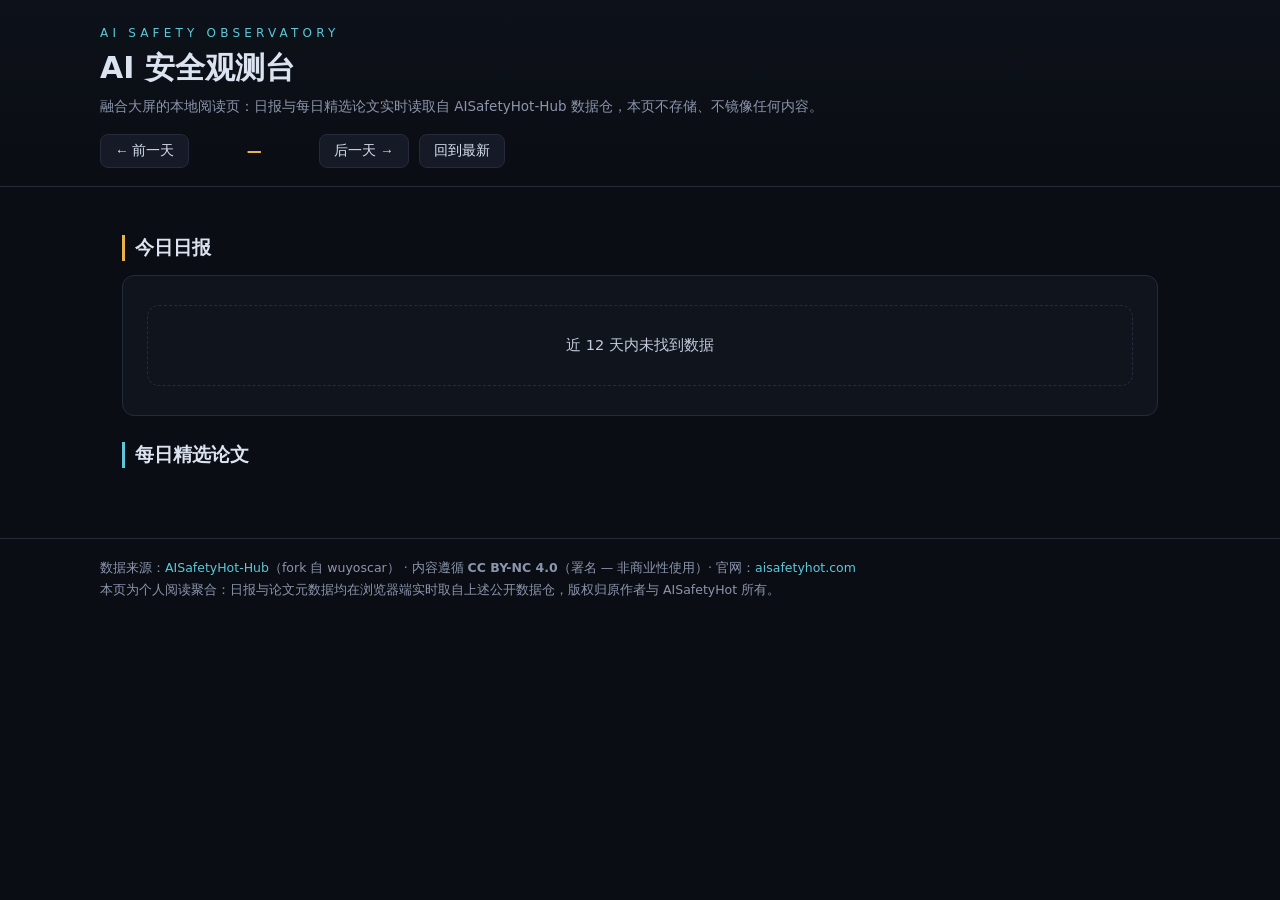
<file: modules/safety/index.html>
<!DOCTYPE html>
<html lang="zh-CN">
<head>
<meta charset="UTF-8">
<meta name="viewport" content="width=device-width, initial-scale=1.0">
<title>AI 安全观测台 · 融合镜像</title>
<style>
  :root{--bg:#0a0d13;--panel:#10141d;--panel2:#151a26;--line:#232b3d;--txt:#dbe2f0;--dim:#8b96ad;--acc:#5ec8d8;--acc2:#e8b34b;--red:#e05d5d}
  *{margin:0;padding:0;box-sizing:border-box}
  body{background:var(--bg);color:var(--txt);font-family:"PingFang SC","Microsoft YaHei",system-ui,sans-serif;min-height:100vh}
  a{color:var(--acc);text-decoration:none}a:hover{text-decoration:underline}
  header.top{border-bottom:1px solid var(--line);background:linear-gradient(180deg,#0d1119,#0a0d13);padding:26px 22px 18px}
  .wrap{max-width:1080px;margin:0 auto}
  .kicker{color:var(--acc);letter-spacing:.35em;font-size:12px;text-transform:uppercase}
  h1{font-size:30px;margin:8px 0 6px;font-weight:700}
  .sub{color:var(--dim);font-size:13.5px;line-height:1.7}
  .bar{display:flex;flex-wrap:wrap;gap:10px;align-items:center;margin-top:16px}
  .bar button{background:var(--panel2);color:var(--txt);border:1px solid var(--line);border-radius:8px;padding:7px 14px;cursor:pointer;font-size:13.5px}
  .bar button:hover{border-color:var(--acc)}
  .bar button:disabled{opacity:.35;cursor:default}
  .datebox{font-size:15px;color:var(--acc2);font-weight:600;min-width:110px;text-align:center}
  .status{color:var(--dim);font-size:12.5px;margin-left:auto}
  main{padding:22px}
  h2.sec{font-size:19px;margin:26px 0 14px;padding-left:10px;border-left:3px solid var(--acc)}
  h2.sec.gold{border-color:var(--acc2)}
  .daily{background:var(--panel);border:1px solid var(--line);border-radius:12px;padding:22px 24px;line-height:1.85;font-size:14.5px}
  .daily h1{font-size:21px;margin-bottom:6px}
  .daily h2{font-size:17px;margin:20px 0 8px;color:var(--acc2)}
  .daily h3{font-size:15.5px;margin:18px 0 6px;color:var(--acc)}
  .daily p{margin:7px 0;color:#c3cbdd}
  .daily blockquote{border-left:3px solid var(--line);padding:2px 12px;color:var(--dim);margin:8px 0}
  .daily hr{border:none;border-top:1px solid var(--line);margin:16px 0}
  .grid{display:grid;grid-template-columns:repeat(auto-fill,minmax(320px,1fr));gap:14px}
  .card{background:var(--panel);border:1px solid var(--line);border-radius:12px;padding:16px 18px;display:flex;flex-direction:column;gap:8px}
  .card:hover{border-color:#33405c}
  .card .tz{font-size:15.5px;font-weight:600;line-height:1.5}
  .card .te{font-size:12.5px;color:var(--dim);line-height:1.5}
  .card .line{font-size:13.5px;color:#c3cbdd;line-height:1.65;flex:1}
  .meta{display:flex;flex-wrap:wrap;gap:6px}
  .chip{font-size:11px;border:1px solid var(--line);border-radius:20px;padding:2px 9px;color:var(--dim)}
  .chip.venue{color:var(--acc);border-color:#274b54}
  .authors{font-size:12px;color:var(--dim);line-height:1.5}
  .links{display:flex;gap:14px;font-size:13px}
  .empty{color:var(--dim);padding:26px;text-align:center;border:1px dashed var(--line);border-radius:12px}
  footer{border-top:1px solid var(--line);margin-top:34px;padding:18px 22px 30px;color:var(--dim);font-size:12.5px;line-height:1.8}
  .err{color:var(--red)}
</style>
</head>
<body>
<header class="top"><div class="wrap">
  <div class="kicker">AI Safety Observatory</div>
  <h1>AI 安全观测台</h1>
  <div class="sub">融合大屏的本地阅读页：日报与每日精选论文实时读取自 AISafetyHot-Hub 数据仓，本页不存储、不镜像任何内容。</div>
  <div class="bar">
    <button id="prevBtn">← 前一天</button>
    <div class="datebox" id="dateBox">加载中…</div>
    <button id="nextBtn">后一天 →</button>
    <button id="latestBtn">回到最新</button>
    <span class="status" id="status"></span>
  </div>
</div></header>

<main class="wrap">
  <h2 class="sec gold">今日日报</h2>
  <div class="daily" id="daily"><p class="empty">正在读取日报…</p></div>

  <h2 class="sec">每日精选论文 <span id="paperCount" style="color:var(--dim);font-size:14px"></span></h2>
  <div class="grid" id="papers"><p class="empty">正在读取精选…</p></div>
</main>

<footer><div class="wrap">
  数据来源：<a href="https://github.com/ZHANGFA88/AISafetyHot-Hub" target="_blank" rel="noopener">AISafetyHot-Hub</a>（fork 自 wuyoscar） · 内容遵循 <b>CC BY-NC 4.0</b>（署名 — 非商业性使用）· 官网：<a href="https://aisafetyhot.com" target="_blank" rel="noopener">aisafetyhot.com</a><br>
  本页为个人阅读聚合：日报与论文元数据均在浏览器端实时取自上述公开数据仓，版权归原作者与 AISafetyHot 所有。
</div></footer>

<script>
const RAW='https://raw.githubusercontent.com/ZHANGFA88/AISafetyHot-Hub/main';
let cur=null; // 当前显示日期 yyyy-mm-dd
const $=id=>document.getElementById(id);

function fmt(d){return d.toISOString().slice(0,10)}
function shift(dateStr,days){const d=new Date(dateStr+'T12:00:00');d.setDate(d.getDate()+days);return fmt(d)}
async function getText(url){const r=await fetch(url);if(!r.ok)throw new Error(r.status);return r.text()}
async function getJSON(url){const r=await fetch(url);if(!r.ok)throw new Error(r.status);return r.json()}

function esc(s){return String(s??'').replace(/&/g,'&amp;').replace(/</g,'&lt;').replace(/>/g,'&gt;')}
function mdRender(md){
  const lines=md.split('\n');let html='',inQuote=false;
  const inline=s=>esc(s).replace(/\*\*([^*]+)\*\*/g,'<b>$1</b>').replace(/\[([^\]]+)\]\((https?:[^)\s]+)\)/g,'<a href="$2" target="_blank" rel="noopener">$1</a>');
  for(const raw of lines){
    const s=raw.trim();
    if(s.startsWith('>')){if(!inQuote){html+='<blockquote>';inQuote=true}html+='<p>'+inline(s.replace(/^>\s?/,''))+'</p>';continue}
    if(inQuote){html+='</blockquote>';inQuote=false}
    if(!s)continue;
    if(s==='---'){html+='<hr>';continue}
    if(s.startsWith('### ')){html+='<h3>'+inline(s.slice(4))+'</h3>';continue}
    if(s.startsWith('## ')){html+='<h2>'+inline(s.slice(3))+'</h2>';continue}
    if(s.startsWith('# ')){html+='<h1>'+inline(s.slice(2))+'</h1>';continue}
    html+='<p>'+inline(s)+'</p>';
  }
  if(inQuote)html+='</blockquote>';
  return html;
}

async function findLatest(){
  let d=new Date();
  for(let i=0;i<12;i++){
    const ds=fmt(d);
    try{await getText(`${RAW}/daily-papers/${ds.slice(0,4)}/${ds}.json`);return ds}catch(e){d.setDate(d.getDate()-1)}
  }
  throw new Error('近 12 天内未找到数据');
}

async function load(ds){
  cur=ds;$('dateBox').textContent=ds;$('status').textContent='读取中…';
  $('nextBtn').disabled = ds>=fmt(new Date());
  const year=ds.slice(0,4);
  // 日报
  try{
    const md=await getText(`${RAW}/daily/${year}/${ds}.md`);
    $('daily').innerHTML=mdRender(md);
  }catch(e){$('daily').innerHTML='<p class="empty">这一天没有日报文件（可能尚未发布）。</p>'}
  // 精选论文
  try{
    const papers=await getJSON(`${RAW}/daily-papers/${year}/${ds}.json`);
    $('paperCount').textContent='· '+papers.length+' 篇';
    $('papers').innerHTML=papers.map(p=>{
      const authors=(p.authors||[]);const aTxt=authors.length>3?authors.slice(0,3).join('、')+' 等 '+authors.length+' 人':authors.join('、');
      const chips=[p.venue?'<span class="chip venue">'+esc(p.venue)+'</span>':'',p.date?'<span class="chip">'+esc(p.date)+'</span>':''].concat((p.topics||[]).map(t=>'<span class="chip">'+esc(t)+'</span>')).join('');
      return '<article class="card"><div class="tz">'+esc(p.titleZh||p.title||'')+'</div>'
        +(p.titleZh&&p.title?'<div class="te">'+esc(p.title)+'</div>':'')
        +'<div class="line">'+esc(p.line||'')+'</div>'
        +'<div class="meta">'+chips+'</div>'
        +(aTxt?'<div class="authors">'+esc(aTxt)+'</div>':'')
        +'<div class="links">'+(p.url?'<a href="'+esc(p.url)+'" target="_blank" rel="noopener">原文 ↗</a>':'')+(p.site?'<a href="'+esc(p.site)+'" target="_blank" rel="noopener">站内页 ↗</a>':'')+'</div></article>';
    }).join('');
    $('status').textContent='已更新 · 数据来自 AISafetyHot-Hub';
  }catch(e){
    $('paperCount').textContent='';
    $('papers').innerHTML='<p class="empty">这一天没有精选文件。</p>';
    $('status').innerHTML='<span class="err">精选读取失败</span>';
  }
}

$('prevBtn').onclick=()=>load(shift(cur,-1));
$('nextBtn').onclick=()=>load(shift(cur,1));
$('latestBtn').onclick=async()=>{try{load(await findLatest())}catch(e){$('status').innerHTML='<span class="err">'+esc(e.message)+'</span>'}};
(async()=>{try{load(await findLatest())}catch(e){$('dateBox').textContent='—';$('daily').innerHTML='<p class="empty err">'+esc(e.message)+'</p>';$('papers').innerHTML=''}})();
</script>
</body>
</html>
</file>
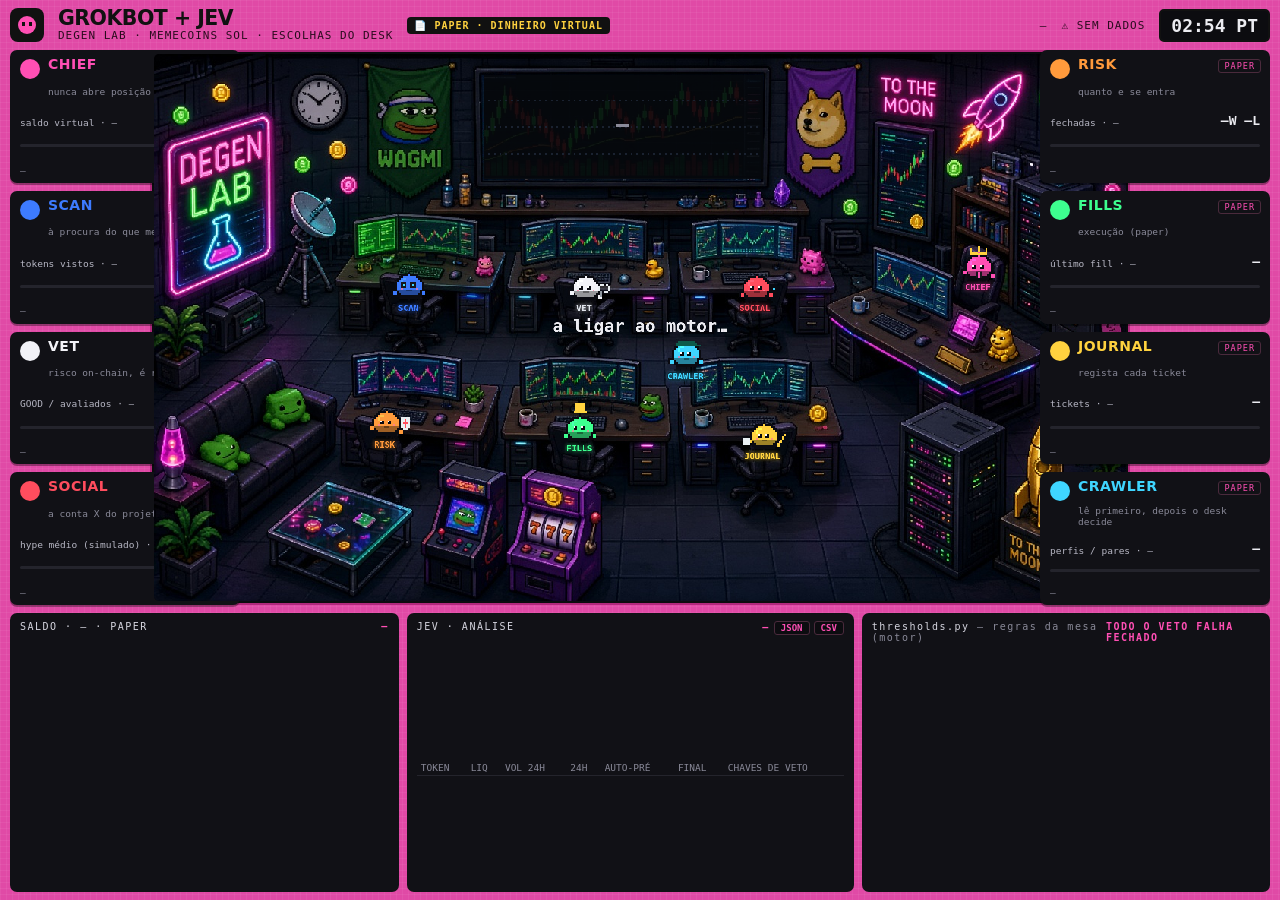
<file: modules/degen/office.html>
<!DOCTYPE html><html lang="pt-PT"><head><meta charset="utf-8"><meta http-equiv="refresh" content="0;url=index.html"><title>DEGEN LAB</title><script>location.replace('index.html'+location.search)</script></head><body style="background:#010d0c;color:#e9fffb;font-family:monospace">O escritório agora está no <a href="index.html" style="color:#00e5ff">painel único</a>.</body></html>
</file>
